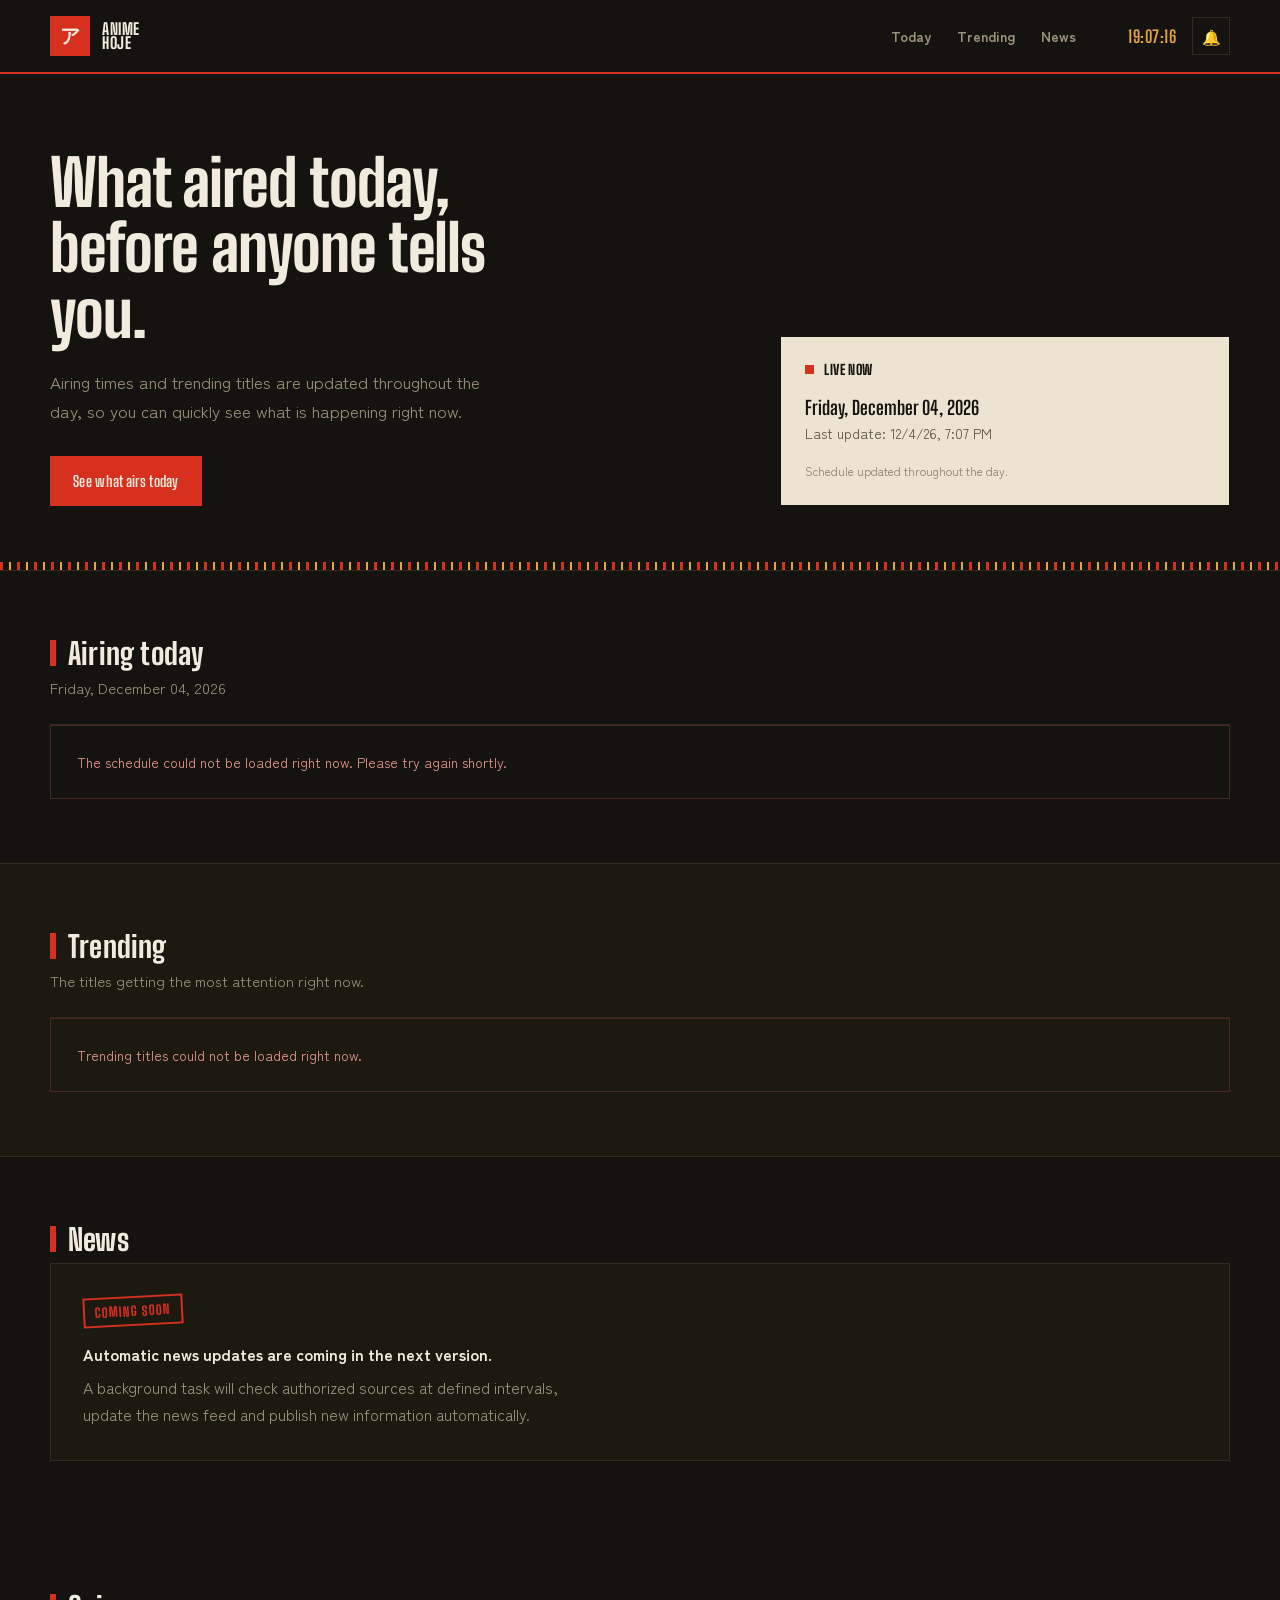
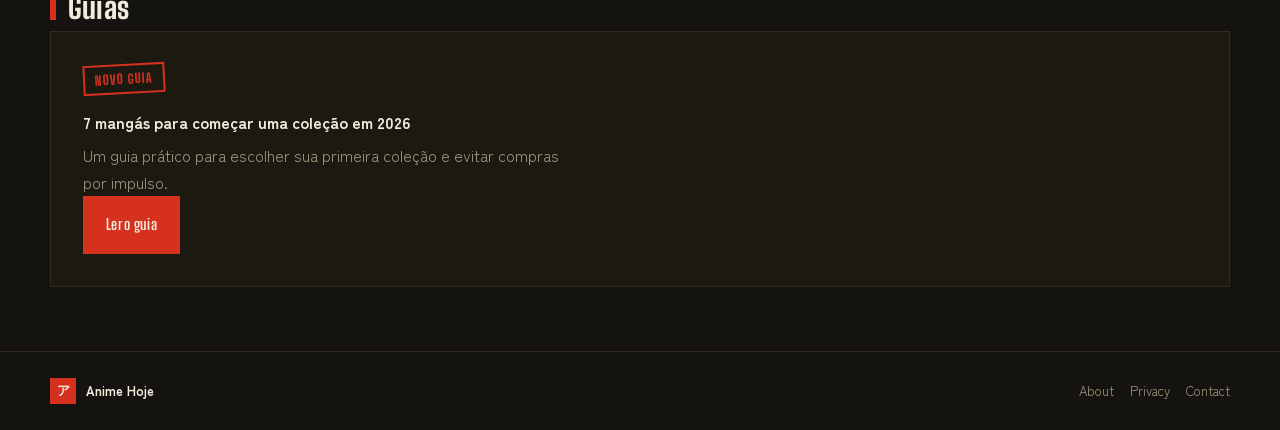
<file: index.html>
<!doctype html>
<html lang="en">
<head>
  <meta charset="utf-8">
  <meta name="viewport" content="width=device-width,initial-scale=1">
  <meta name="description" content="Anime Hoje: see what is airing today, trending anime and the latest updates.">
  <title>Anime Hoje — What aired today?</title>
  <link rel="icon" href="data:image/svg+xml,%3Csvg xmlns='http://www.w3.org/2000/svg' viewBox='0 0 64 64'%3E%3Crect width='64' height='64' fill='%23D6301F'/%3E%3Ctext x='32' y='45' font-family='sans-serif' font-size='36' font-weight='900' fill='%23F1EBDD' text-anchor='middle'%3Eア%3C/text%3E%3C/svg%3E">
  <link rel="preconnect" href="https://fonts.googleapis.com">
  <link rel="preconnect" href="https://fonts.gstatic.com" crossorigin>
  <link href="https://fonts.googleapis.com/css2?family=Big+Shoulders+Display:wght@700;800;900&family=Zen+Kaku+Gothic+New:wght@400;500;700;900&display=swap" rel="stylesheet">
  <link rel="stylesheet" href="css/style.css">
</head>
<body>
  <header class="ident">
    <div class="wrap identbar">
      <a class="brand notranslate" translate="no" href="index.html" aria-label="Anime Hoje">
        <span class="brand-mark" aria-hidden="true">ア</span>
        <span class="brand-word">ANIME<br>HOJE</span>
      </a>
      <nav>
        <a href="#hoje">Today</a>
        <a href="#em-alta">Trending</a>
        <a href="#noticias">News</a>
      </nav>
      <div class="ident-right">
        <span class="clock" id="liveClock" aria-label="Current time">--:--:--</span>
        <button id="notifyBtn" class="bell" type="button" title="Notifications are coming soon" aria-label="Notifications">🔔</button>
      </div>
    </div>
  </header>

  <main>
    <section class="hero">
      <div class="wrap hero-grid">
        <div class="hero-copy">
          <h1>What aired today, before anyone tells you.</h1>
          <p class="lead">Airing times and trending titles are updated throughout the day, so you can quickly see what is happening right now.</p>
          <a class="primary" href="#hoje">See what airs today</a>
        </div>
        <aside class="slate">
          <div class="slate-row">
            <span class="live-dot" aria-hidden="true"></span>
            <strong>LIVE NOW</strong>
          </div>
          <p class="slate-date" id="todayLabelHero">—</p>
          <p class="slate-sub" id="lastUpdate">Checking for updates...</p>
          <small>Schedule updated throughout the day.</small>
        </aside>
      </div>
      <div class="filmstrip" aria-hidden="true"></div>
    </section>

    <section id="hoje" class="section wrap">
      <div class="section-head">
        <h2><span class="bar"></span><span>Airing today</span></h2>
      </div>
      <p class="muted" id="todayLabel"></p>
      <div id="todayGrid" class="schedule">
        <div class="loading">Loading today's episodes...</div>
      </div>
    </section>

    <section id="em-alta" class="section section-alt">
      <div class="wrap">
        <div class="section-head">
          <h2><span class="bar"></span><span>Trending</span></h2>
        </div>
        <p class="muted">The titles getting the most attention right now.</p>
        <div id="trendingGrid" class="ranking">
          <div class="loading">Loading trending anime...</div>
        </div>
      </div>
    </section>

    <section id="noticias" class="section wrap">
      <div class="section-head">
        <h2><span class="bar"></span><span>News</span></h2>
      </div>
      <div class="bulletin">
        <span class="stamp">COMING SOON</span>
        <strong>Automatic news updates are coming in the next version.</strong>
        <p>A background task will check authorized sources at defined intervals, update the news feed and publish new information automatically.</p>
      </div>
    </section>
  
<section class="section wrap">
  <div class="section-head">
    <h2><span class="bar"></span><span>Guias</span></h2>
  </div>
  <div class="bulletin">
    <span class="stamp">NOVO GUIA</span>
    <strong>7 mangás para começar uma coleção em 2026</strong>
    <p>Um guia prático para escolher sua primeira coleção e evitar compras por impulso.</p>
    <p><a class="primary" href="/guias/mangas-para-comecar-colecao.html">Ler o guia</a></p>
  </div>
</section>

</main>

  <footer>
    <div class="wrap footer">
      <div class="footer-brand notranslate" translate="no">
        <span class="brand-mark small" aria-hidden="true">ア</span>
        <span>Anime Hoje</span>
      </div>
      <span class="footer-links"><a href="sobre.html">About</a><a href="privacidade.html">Privacy</a><a href="contato.html">Contact</a></span>
    </div>
  </footer>

  <script src="js/app.js"></script>
</body>
</html>
</file>
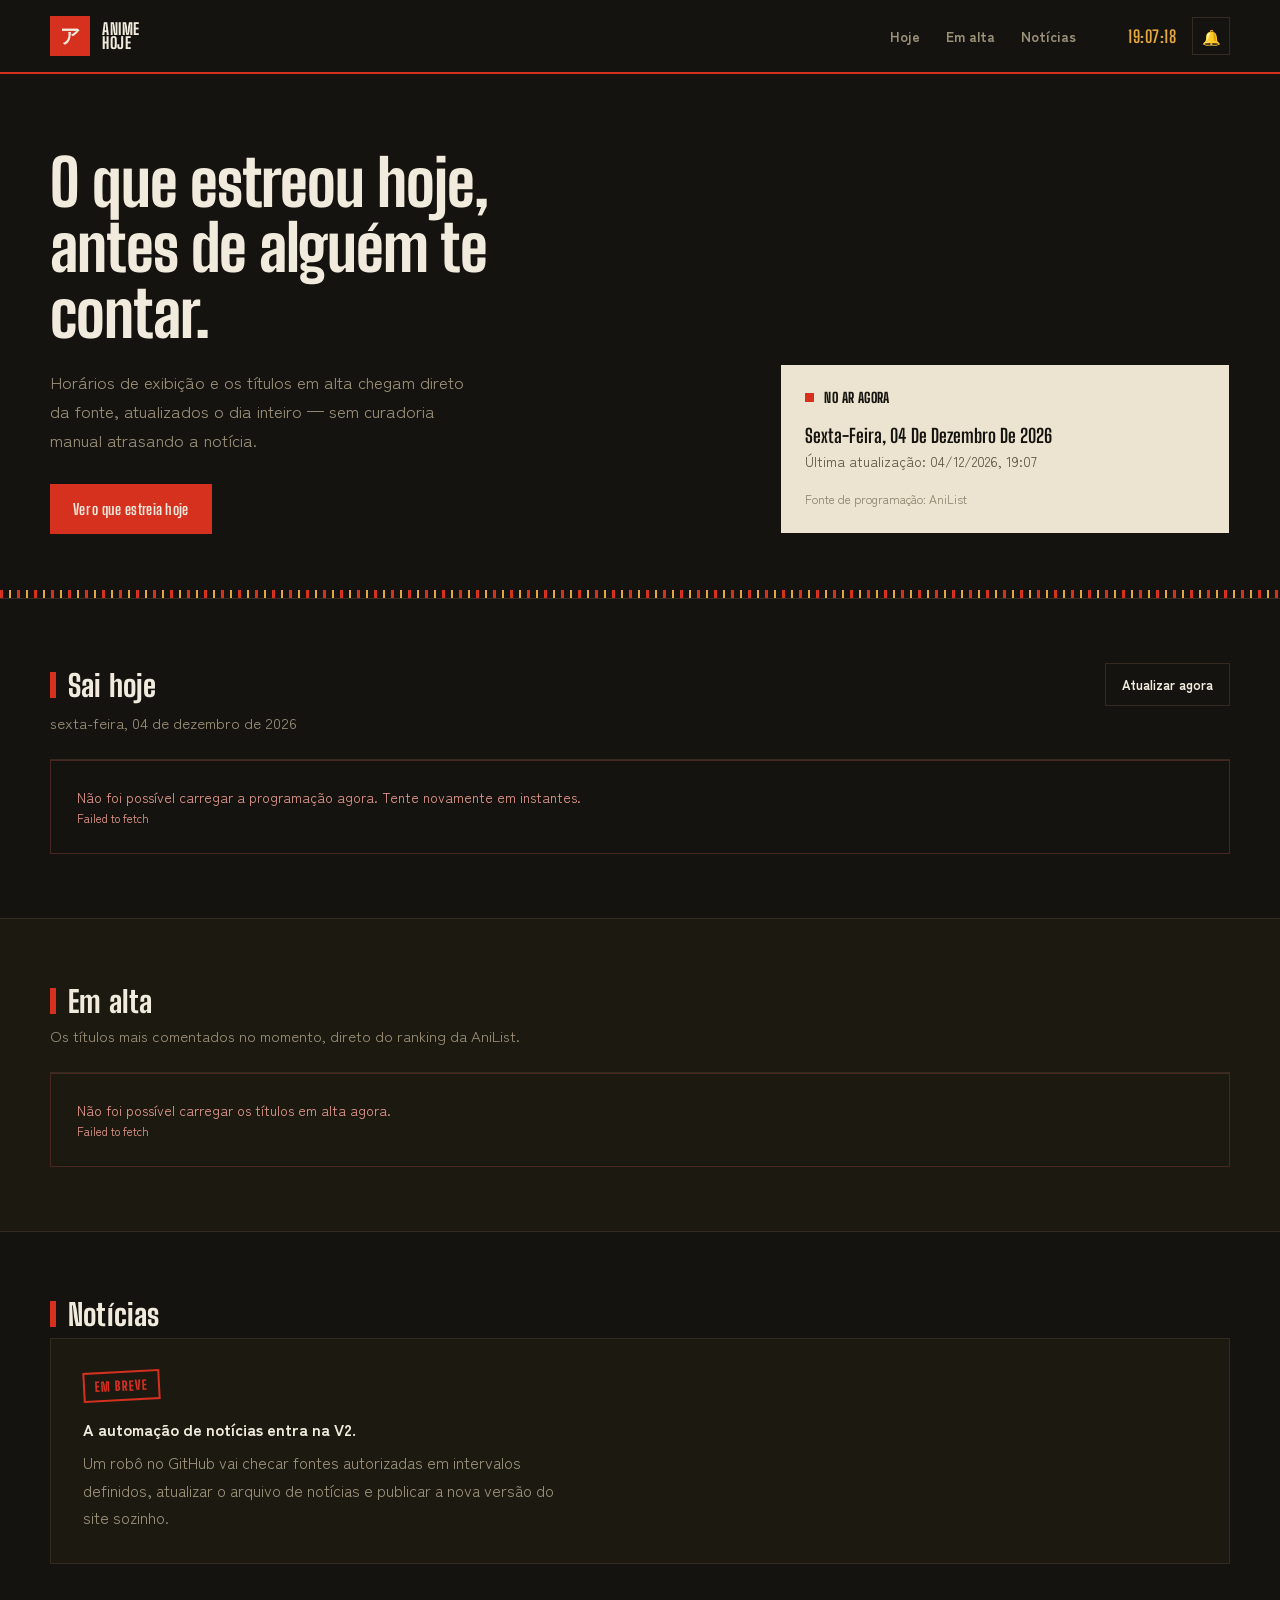
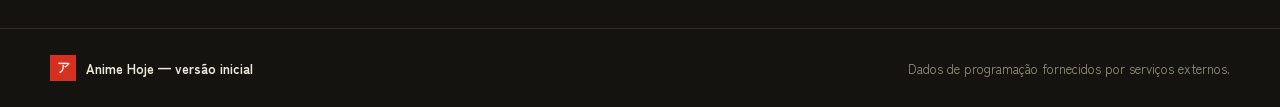
<file: anime-hoje-v1.2/index.html>
<!doctype html>
<html lang="pt-BR">
<head>
  <meta charset="utf-8">
  <meta name="viewport" content="width=device-width,initial-scale=1">
  <meta name="description" content="Anime Hoje: veja o que está saindo hoje, próximos episódios e animes em alta.">
  <title>Anime Hoje — O que saiu hoje?</title>
  <link rel="icon" href="data:image/svg+xml,%3Csvg xmlns='http://www.w3.org/2000/svg' viewBox='0 0 64 64'%3E%3Crect width='64' height='64' fill='%23D6301F'/%3E%3Ctext x='32' y='45' font-family='sans-serif' font-size='36' font-weight='900' fill='%23F1EBDD' text-anchor='middle'%3Eア%3C/text%3E%3C/svg%3E">
  <link rel="preconnect" href="https://fonts.googleapis.com">
  <link rel="preconnect" href="https://fonts.gstatic.com" crossorigin>
  <link href="https://fonts.googleapis.com/css2?family=Big+Shoulders+Display:wght@700;800;900&family=Zen+Kaku+Gothic+New:wght@400;500;700;900&display=swap" rel="stylesheet">
  <link rel="stylesheet" href="css/style.css">
</head>
<body>
  <header class="ident">
    <div class="wrap identbar">
      <a class="brand" href="index.html" aria-label="Anime Hoje">
        <span class="brand-mark" aria-hidden="true">ア</span>
        <span class="brand-word">ANIME<br>HOJE</span>
      </a>
      <nav>
        <a href="#hoje">Hoje</a>
        <a href="#em-alta">Em alta</a>
        <a href="#noticias">Notícias</a>
      </nav>
      <div class="ident-right">
        <span class="clock" id="liveClock" aria-label="Horário atual">--:--:--</span>
        <button id="notifyBtn" class="bell" type="button" title="Será ativado na etapa de notificações" aria-label="Notificações">🔔</button>
      </div>
    </div>
  </header>

  <main>
    <section class="hero">
      <div class="wrap hero-grid">
        <div class="hero-copy">
          <h1>O que estreou hoje, antes de alguém te contar.</h1>
          <p class="lead">
            Horários de exibição e os títulos em alta chegam direto da fonte,
            atualizados o dia inteiro — sem curadoria manual atrasando a notícia.
          </p>
          <a class="primary" href="#hoje">Ver o que estreia hoje</a>
        </div>
        <aside class="slate">
          <div class="slate-row">
            <span class="live-dot" aria-hidden="true"></span>
            <strong>NO AR AGORA</strong>
          </div>
          <p class="slate-date" id="todayLabelHero">—</p>
          <p class="slate-sub" id="lastUpdate">Buscando atualização...</p>
          <small>Fonte de programação: AniList</small>
        </aside>
      </div>
      <div class="filmstrip" aria-hidden="true"></div>
    </section>

    <section id="hoje" class="section wrap">
      <div class="section-head">
        <h2><span class="bar"></span>Sai hoje</h2>
        <button id="refreshBtn" class="ghost" type="button">Atualizar agora</button>
      </div>
      <p class="muted" id="todayLabel"></p>
      <div id="todayGrid" class="schedule">
        <div class="loading">Carregando episódios de hoje...</div>
      </div>
    </section>

    <section id="em-alta" class="section section-alt">
      <div class="wrap">
        <div class="section-head">
          <h2><span class="bar"></span>Em alta</h2>
        </div>
        <p class="muted">Os títulos mais comentados no momento, direto do ranking da AniList.</p>
        <div id="trendingGrid" class="ranking">
          <div class="loading">Carregando animes em alta...</div>
        </div>
      </div>
    </section>

    <section id="noticias" class="section wrap">
      <div class="section-head">
        <h2><span class="bar"></span>Notícias</h2>
      </div>
      <div class="bulletin">
        <span class="stamp">EM BREVE</span>
        <strong>A automação de notícias entra na V2.</strong>
        <p>
          Um robô no GitHub vai checar fontes autorizadas em intervalos definidos,
          atualizar o arquivo de notícias e publicar a nova versão do site sozinho.
        </p>
      </div>
    </section>
  </main>

  <footer>
    <div class="wrap footer">
      <div class="footer-brand">
        <span class="brand-mark small" aria-hidden="true">ア</span>
        <span>Anime Hoje — versão inicial</span>
      </div>
      <span class="muted">Dados de programação fornecidos por serviços externos.</span>
    </div>
  </footer>

  <script src="js/app.js"></script>
</body>
</html>
</file>
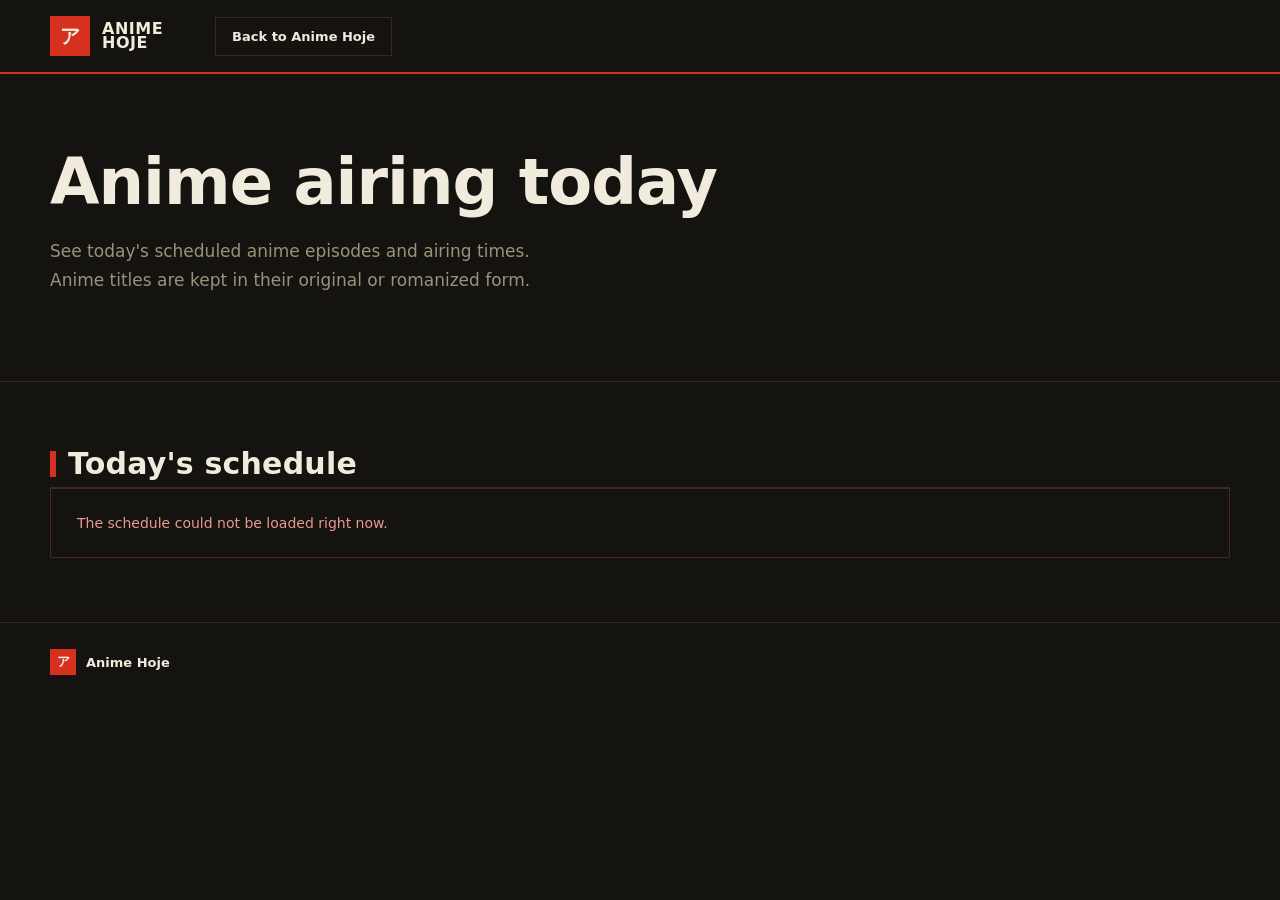
<file: en/anime-airing-today/index.html>
<!doctype html>
<html lang="en">
<head>
  <meta charset="utf-8">
  <meta name="viewport" content="width=device-width,initial-scale=1">
  <title>Anime airing today — Anime Hoje</title>
  <meta name="description" content="See which anime episodes are airing today, with schedules and current highlights.">
  <link rel="canonical" href="https://anime.tvxbox.com.br/en/anime-airing-today/">
  <link rel="alternate" hreflang="pt-BR" href="https://anime.tvxbox.com.br/pt/animes-que-estreiam-hoje/">
  <link rel="alternate" hreflang="en" href="https://anime.tvxbox.com.br/en/anime-airing-today/">
  <link rel="alternate" hreflang="es" href="https://anime.tvxbox.com.br/es/animes-que-se-estrenan-hoy/">
  <link rel="alternate" hreflang="ja" href="https://anime.tvxbox.com.br/ja/kyou-no-anime/">
  <link rel="alternate" hreflang="zh-CN" href="https://anime.tvxbox.com.br/zh-cn/jintian-dongman/">
  <link rel="alternate" hreflang="ko" href="https://anime.tvxbox.com.br/ko/oneul-aenime/">
  <link rel="alternate" hreflang="x-default" href="https://anime.tvxbox.com.br/en/anime-airing-today/">
  <link rel="stylesheet" href="/css/style.css">
</head>
<body>
  <header class="ident">
    <div class="wrap identbar">
      <a class="brand notranslate" translate="no" href="/index.html" aria-label="Anime Hoje">
        <span class="brand-mark">ア</span>
        <span class="brand-word">ANIME<br>HOJE</span>
      </a>
      <div class="ident-right">
        <a class="ghost" href="/index.html">Back to Anime Hoje</a>
      </div>
    </div>
  </header>

  <main>
    <section class="hero">
      <div class="wrap hero-grid">
        <div class="hero-copy">
          <h1>Anime airing today</h1>
          <p class="lead">See today's scheduled anime episodes and airing times. Anime titles are kept in their original or romanized form.</p>
        </div>
      </div>
    </section>

    <section class="section wrap">
      <div class="section-head">
        <h2><span class="bar"></span><span>Today's schedule</span></h2>
      </div>
      <div id="seoTodayGrid" class="schedule">
        <div class="loading">Loading today's anime...</div>
      </div>
    </section>
  </main>

  <footer>
    <div class="wrap footer">
      <div class="footer-brand notranslate" translate="no">
        <span class="brand-mark small">ア</span>
        <span>Anime Hoje</span>
      </div>
    </div>
  </footer>

  <script id="seoStrings" type="application/json">{"locale": "en", "empty": "No episodes were found for today in this query.", "error": "The schedule could not be loaded right now.", "episode": "EP."}</script>
  <script src="/js/today-seo.js"></script>
</body>
</html>
</file>
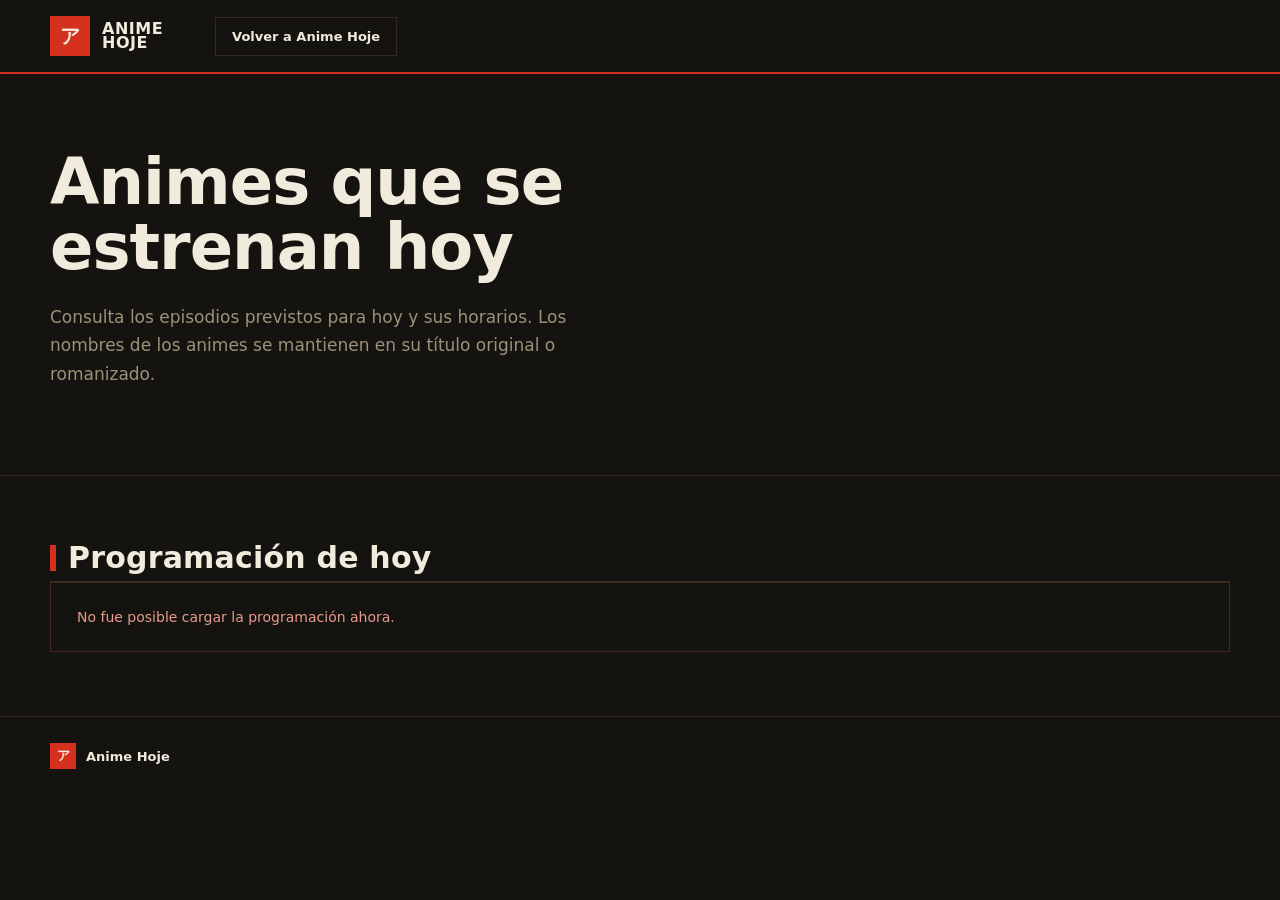
<file: es/animes-que-se-estrenan-hoy/index.html>
<!doctype html>
<html lang="es">
<head>
  <meta charset="utf-8">
  <meta name="viewport" content="width=device-width,initial-scale=1">
  <title>Animes que se estrenan hoy — Anime Hoje</title>
  <meta name="description" content="Consulta qué episodios de anime se emiten hoy, sus horarios y los títulos destacados.">
  <link rel="canonical" href="https://anime.tvxbox.com.br/es/animes-que-se-estrenan-hoy/">
  <link rel="alternate" hreflang="pt-BR" href="https://anime.tvxbox.com.br/pt/animes-que-estreiam-hoje/">
  <link rel="alternate" hreflang="en" href="https://anime.tvxbox.com.br/en/anime-airing-today/">
  <link rel="alternate" hreflang="es" href="https://anime.tvxbox.com.br/es/animes-que-se-estrenan-hoy/">
  <link rel="alternate" hreflang="ja" href="https://anime.tvxbox.com.br/ja/kyou-no-anime/">
  <link rel="alternate" hreflang="zh-CN" href="https://anime.tvxbox.com.br/zh-cn/jintian-dongman/">
  <link rel="alternate" hreflang="ko" href="https://anime.tvxbox.com.br/ko/oneul-aenime/">
  <link rel="alternate" hreflang="x-default" href="https://anime.tvxbox.com.br/en/anime-airing-today/">
  <link rel="stylesheet" href="/css/style.css">
</head>
<body>
  <header class="ident">
    <div class="wrap identbar">
      <a class="brand notranslate" translate="no" href="/index.html" aria-label="Anime Hoje">
        <span class="brand-mark">ア</span>
        <span class="brand-word">ANIME<br>HOJE</span>
      </a>
      <div class="ident-right">
        <a class="ghost" href="/index.html">Volver a Anime Hoje</a>
      </div>
    </div>
  </header>

  <main>
    <section class="hero">
      <div class="wrap hero-grid">
        <div class="hero-copy">
          <h1>Animes que se estrenan hoy</h1>
          <p class="lead">Consulta los episodios previstos para hoy y sus horarios. Los nombres de los animes se mantienen en su título original o romanizado.</p>
        </div>
      </div>
    </section>

    <section class="section wrap">
      <div class="section-head">
        <h2><span class="bar"></span><span>Programación de hoy</span></h2>
      </div>
      <div id="seoTodayGrid" class="schedule">
        <div class="loading">Cargando los animes de hoy...</div>
      </div>
    </section>
  </main>

  <footer>
    <div class="wrap footer">
      <div class="footer-brand notranslate" translate="no">
        <span class="brand-mark small">ア</span>
        <span>Anime Hoje</span>
      </div>
    </div>
  </footer>

  <script id="seoStrings" type="application/json">{"locale": "es", "empty": "No se encontraron episodios para hoy en esta consulta.", "error": "No fue posible cargar la programación ahora.", "episode": "EP."}</script>
  <script src="/js/today-seo.js"></script>
</body>
</html>
</file>
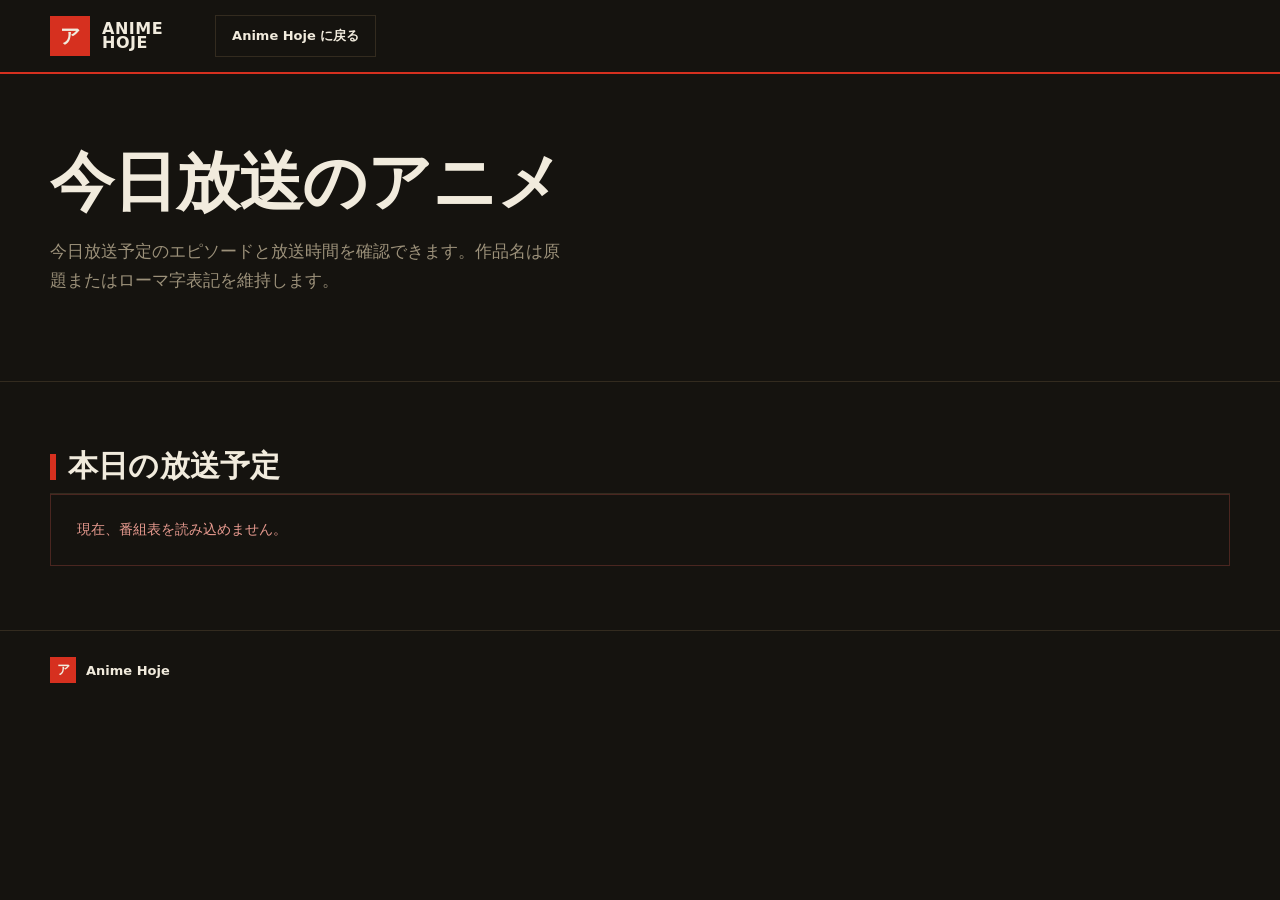
<file: ja/kyou-no-anime/index.html>
<!doctype html>
<html lang="ja">
<head>
  <meta charset="utf-8">
  <meta name="viewport" content="width=device-width,initial-scale=1">
  <title>今日放送のアニメ — Anime Hoje</title>
  <meta name="description" content="今日放送予定のアニメ、放送時間、注目作品を確認できます。">
  <link rel="canonical" href="https://anime.tvxbox.com.br/ja/kyou-no-anime/">
  <link rel="alternate" hreflang="pt-BR" href="https://anime.tvxbox.com.br/pt/animes-que-estreiam-hoje/">
  <link rel="alternate" hreflang="en" href="https://anime.tvxbox.com.br/en/anime-airing-today/">
  <link rel="alternate" hreflang="es" href="https://anime.tvxbox.com.br/es/animes-que-se-estrenan-hoy/">
  <link rel="alternate" hreflang="ja" href="https://anime.tvxbox.com.br/ja/kyou-no-anime/">
  <link rel="alternate" hreflang="zh-CN" href="https://anime.tvxbox.com.br/zh-cn/jintian-dongman/">
  <link rel="alternate" hreflang="ko" href="https://anime.tvxbox.com.br/ko/oneul-aenime/">
  <link rel="alternate" hreflang="x-default" href="https://anime.tvxbox.com.br/en/anime-airing-today/">
  <link rel="stylesheet" href="/css/style.css">
</head>
<body>
  <header class="ident">
    <div class="wrap identbar">
      <a class="brand notranslate" translate="no" href="/index.html" aria-label="Anime Hoje">
        <span class="brand-mark">ア</span>
        <span class="brand-word">ANIME<br>HOJE</span>
      </a>
      <div class="ident-right">
        <a class="ghost" href="/index.html">Anime Hoje に戻る</a>
      </div>
    </div>
  </header>

  <main>
    <section class="hero">
      <div class="wrap hero-grid">
        <div class="hero-copy">
          <h1>今日放送のアニメ</h1>
          <p class="lead">今日放送予定のエピソードと放送時間を確認できます。作品名は原題またはローマ字表記を維持します。</p>
        </div>
      </div>
    </section>

    <section class="section wrap">
      <div class="section-head">
        <h2><span class="bar"></span><span>本日の放送予定</span></h2>
      </div>
      <div id="seoTodayGrid" class="schedule">
        <div class="loading">今日のアニメを読み込んでいます...</div>
      </div>
    </section>
  </main>

  <footer>
    <div class="wrap footer">
      <div class="footer-brand notranslate" translate="no">
        <span class="brand-mark small">ア</span>
        <span>Anime Hoje</span>
      </div>
    </div>
  </footer>

  <script id="seoStrings" type="application/json">{"locale": "ja", "empty": "本日のエピソードは見つかりませんでした。", "error": "現在、番組表を読み込めません。", "episode": "EP."}</script>
  <script src="/js/today-seo.js"></script>
</body>
</html>
</file>
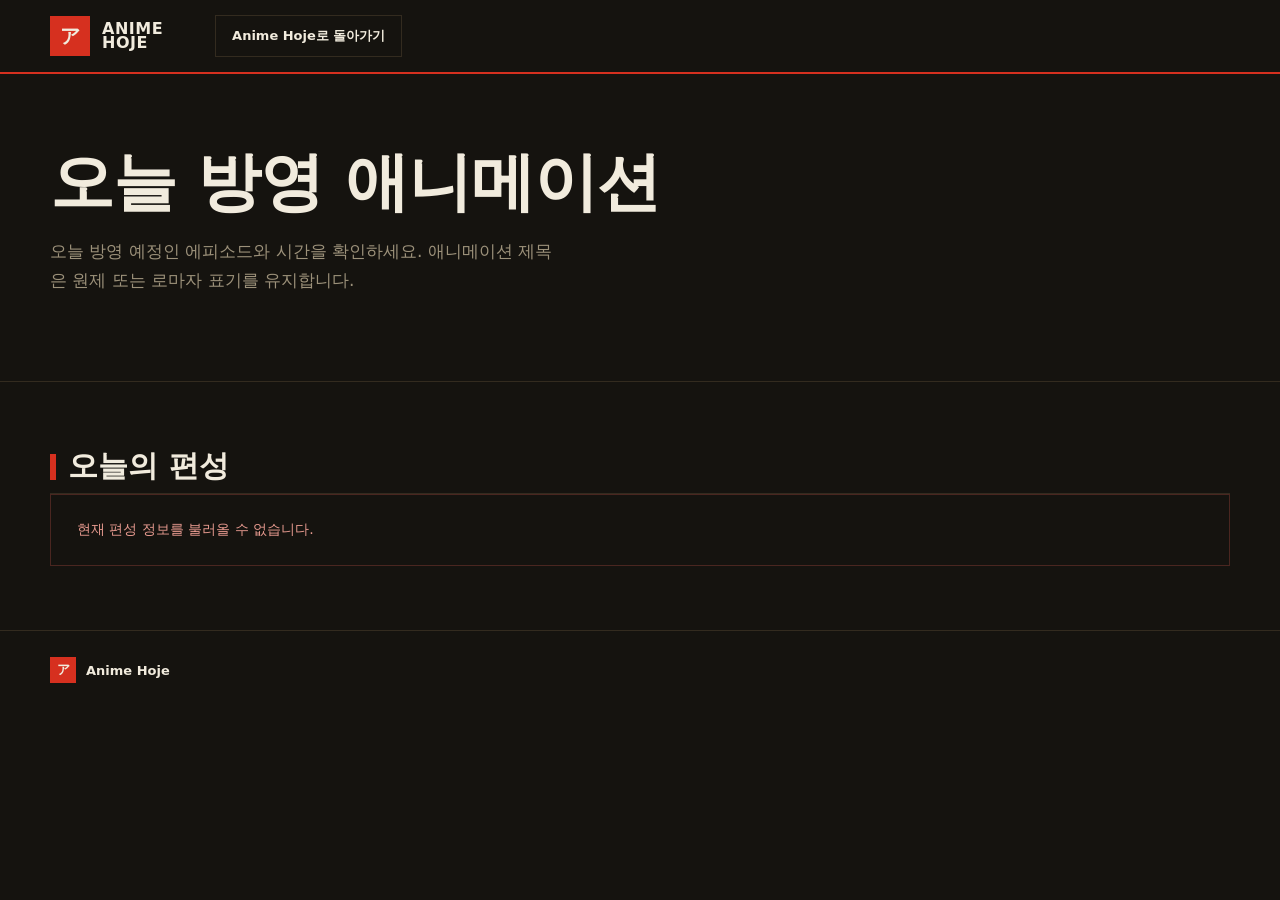
<file: ko/oneul-aenime/index.html>
<!doctype html>
<html lang="ko">
<head>
  <meta charset="utf-8">
  <meta name="viewport" content="width=device-width,initial-scale=1">
  <title>오늘 방영 애니메이션 — Anime Hoje</title>
  <meta name="description" content="오늘 방영되는 애니메이션, 방영 시간과 인기 작품을 확인하세요.">
  <link rel="canonical" href="https://anime.tvxbox.com.br/ko/oneul-aenime/">
  <link rel="alternate" hreflang="pt-BR" href="https://anime.tvxbox.com.br/pt/animes-que-estreiam-hoje/">
  <link rel="alternate" hreflang="en" href="https://anime.tvxbox.com.br/en/anime-airing-today/">
  <link rel="alternate" hreflang="es" href="https://anime.tvxbox.com.br/es/animes-que-se-estrenan-hoy/">
  <link rel="alternate" hreflang="ja" href="https://anime.tvxbox.com.br/ja/kyou-no-anime/">
  <link rel="alternate" hreflang="zh-CN" href="https://anime.tvxbox.com.br/zh-cn/jintian-dongman/">
  <link rel="alternate" hreflang="ko" href="https://anime.tvxbox.com.br/ko/oneul-aenime/">
  <link rel="alternate" hreflang="x-default" href="https://anime.tvxbox.com.br/en/anime-airing-today/">
  <link rel="stylesheet" href="/css/style.css">
</head>
<body>
  <header class="ident">
    <div class="wrap identbar">
      <a class="brand notranslate" translate="no" href="/index.html" aria-label="Anime Hoje">
        <span class="brand-mark">ア</span>
        <span class="brand-word">ANIME<br>HOJE</span>
      </a>
      <div class="ident-right">
        <a class="ghost" href="/index.html">Anime Hoje로 돌아가기</a>
      </div>
    </div>
  </header>

  <main>
    <section class="hero">
      <div class="wrap hero-grid">
        <div class="hero-copy">
          <h1>오늘 방영 애니메이션</h1>
          <p class="lead">오늘 방영 예정인 에피소드와 시간을 확인하세요. 애니메이션 제목은 원제 또는 로마자 표기를 유지합니다.</p>
        </div>
      </div>
    </section>

    <section class="section wrap">
      <div class="section-head">
        <h2><span class="bar"></span><span>오늘의 편성</span></h2>
      </div>
      <div id="seoTodayGrid" class="schedule">
        <div class="loading">오늘의 애니메이션을 불러오는 중...</div>
      </div>
    </section>
  </main>

  <footer>
    <div class="wrap footer">
      <div class="footer-brand notranslate" translate="no">
        <span class="brand-mark small">ア</span>
        <span>Anime Hoje</span>
      </div>
    </div>
  </footer>

  <script id="seoStrings" type="application/json">{"locale": "ko", "empty": "오늘 방영되는 에피소드를 찾지 못했습니다.", "error": "현재 편성 정보를 불러올 수 없습니다.", "episode": "EP."}</script>
  <script src="/js/today-seo.js"></script>
</body>
</html>
</file>
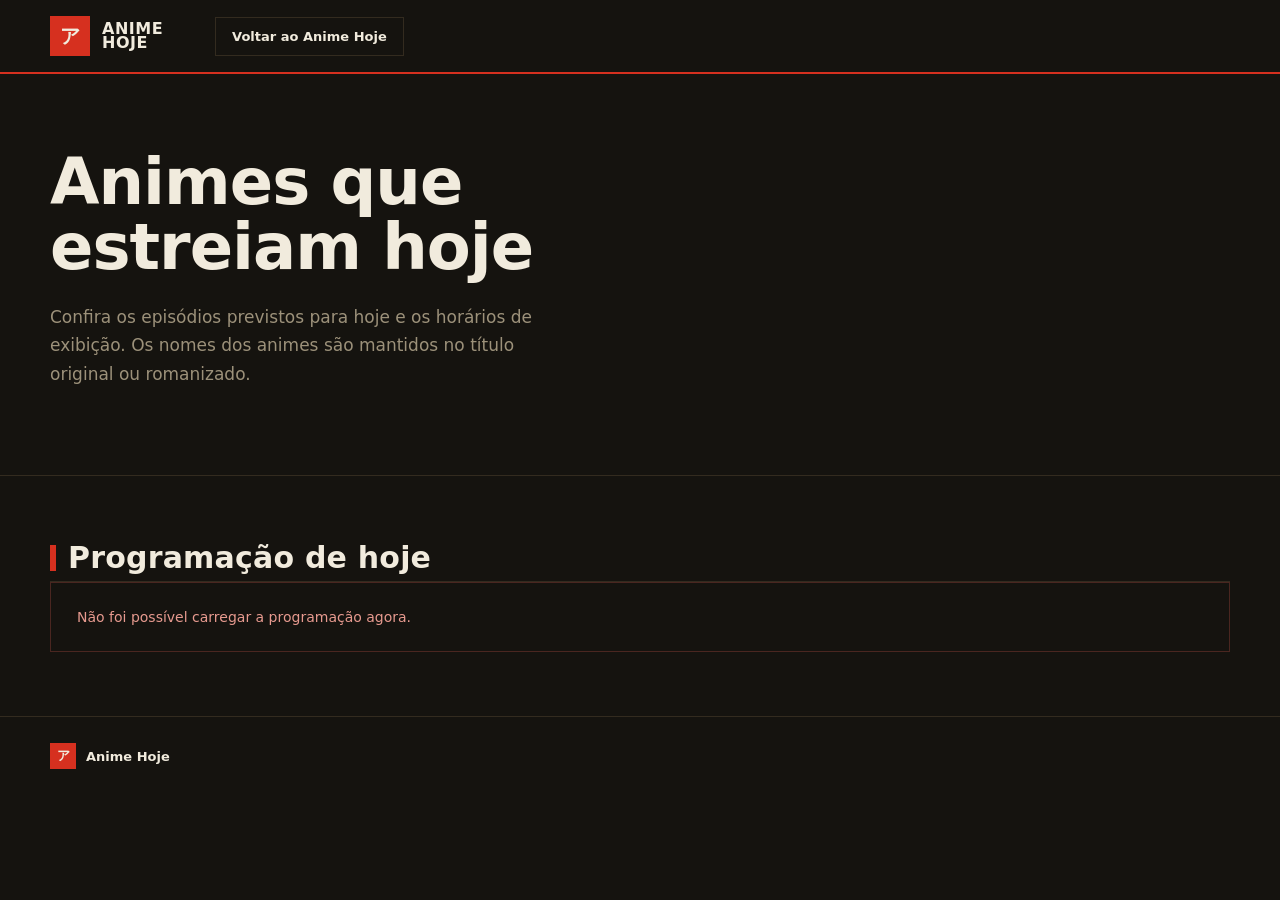
<file: pt/animes-que-estreiam-hoje/index.html>
<!doctype html>
<html lang="pt-BR">
<head>
  <meta charset="utf-8">
  <meta name="viewport" content="width=device-width,initial-scale=1">
  <title>Animes que estreiam hoje — Anime Hoje</title>
  <meta name="description" content="Veja quais animes têm episódios hoje, horários de exibição e os títulos em destaque.">
  <link rel="canonical" href="https://anime.tvxbox.com.br/pt/animes-que-estreiam-hoje/">
  <link rel="alternate" hreflang="pt-BR" href="https://anime.tvxbox.com.br/pt/animes-que-estreiam-hoje/">
  <link rel="alternate" hreflang="en" href="https://anime.tvxbox.com.br/en/anime-airing-today/">
  <link rel="alternate" hreflang="es" href="https://anime.tvxbox.com.br/es/animes-que-se-estrenan-hoy/">
  <link rel="alternate" hreflang="ja" href="https://anime.tvxbox.com.br/ja/kyou-no-anime/">
  <link rel="alternate" hreflang="zh-CN" href="https://anime.tvxbox.com.br/zh-cn/jintian-dongman/">
  <link rel="alternate" hreflang="ko" href="https://anime.tvxbox.com.br/ko/oneul-aenime/">
  <link rel="alternate" hreflang="x-default" href="https://anime.tvxbox.com.br/en/anime-airing-today/">
  <link rel="stylesheet" href="/css/style.css">
</head>
<body>
  <header class="ident">
    <div class="wrap identbar">
      <a class="brand notranslate" translate="no" href="/index.html" aria-label="Anime Hoje">
        <span class="brand-mark">ア</span>
        <span class="brand-word">ANIME<br>HOJE</span>
      </a>
      <div class="ident-right">
        <a class="ghost" href="/index.html">Voltar ao Anime Hoje</a>
      </div>
    </div>
  </header>

  <main>
    <section class="hero">
      <div class="wrap hero-grid">
        <div class="hero-copy">
          <h1>Animes que estreiam hoje</h1>
          <p class="lead">Confira os episódios previstos para hoje e os horários de exibição. Os nomes dos animes são mantidos no título original ou romanizado.</p>
        </div>
      </div>
    </section>

    <section class="section wrap">
      <div class="section-head">
        <h2><span class="bar"></span><span>Programação de hoje</span></h2>
      </div>
      <div id="seoTodayGrid" class="schedule">
        <div class="loading">Carregando os animes de hoje...</div>
      </div>
    </section>
  </main>

  <footer>
    <div class="wrap footer">
      <div class="footer-brand notranslate" translate="no">
        <span class="brand-mark small">ア</span>
        <span>Anime Hoje</span>
      </div>
    </div>
  </footer>

  <script id="seoStrings" type="application/json">{"locale": "pt-BR", "empty": "Nenhum episódio foi encontrado para hoje nesta consulta.", "error": "Não foi possível carregar a programação agora.", "episode": "EP."}</script>
  <script src="/js/today-seo.js"></script>
</body>
</html>
</file>
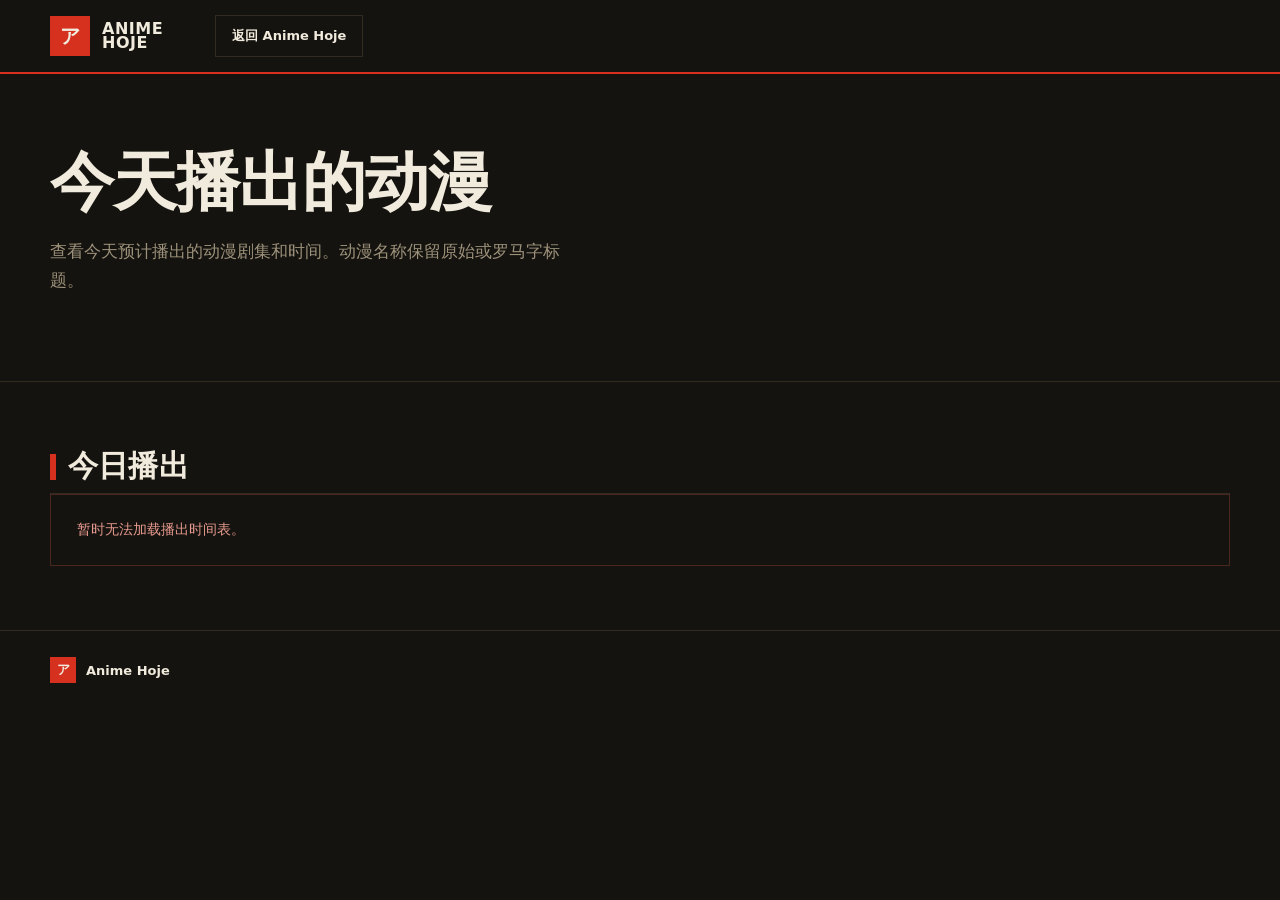
<file: zh-cn/jintian-dongman/index.html>
<!doctype html>
<html lang="zh-CN">
<head>
  <meta charset="utf-8">
  <meta name="viewport" content="width=device-width,initial-scale=1">
  <title>今天播出的动漫 — Anime Hoje</title>
  <meta name="description" content="查看今天播出的动漫、播出时间和热门作品。">
  <link rel="canonical" href="https://anime.tvxbox.com.br/zh-cn/jintian-dongman/">
  <link rel="alternate" hreflang="pt-BR" href="https://anime.tvxbox.com.br/pt/animes-que-estreiam-hoje/">
  <link rel="alternate" hreflang="en" href="https://anime.tvxbox.com.br/en/anime-airing-today/">
  <link rel="alternate" hreflang="es" href="https://anime.tvxbox.com.br/es/animes-que-se-estrenan-hoy/">
  <link rel="alternate" hreflang="ja" href="https://anime.tvxbox.com.br/ja/kyou-no-anime/">
  <link rel="alternate" hreflang="zh-CN" href="https://anime.tvxbox.com.br/zh-cn/jintian-dongman/">
  <link rel="alternate" hreflang="ko" href="https://anime.tvxbox.com.br/ko/oneul-aenime/">
  <link rel="alternate" hreflang="x-default" href="https://anime.tvxbox.com.br/en/anime-airing-today/">
  <link rel="stylesheet" href="/css/style.css">
</head>
<body>
  <header class="ident">
    <div class="wrap identbar">
      <a class="brand notranslate" translate="no" href="/index.html" aria-label="Anime Hoje">
        <span class="brand-mark">ア</span>
        <span class="brand-word">ANIME<br>HOJE</span>
      </a>
      <div class="ident-right">
        <a class="ghost" href="/index.html">返回 Anime Hoje</a>
      </div>
    </div>
  </header>

  <main>
    <section class="hero">
      <div class="wrap hero-grid">
        <div class="hero-copy">
          <h1>今天播出的动漫</h1>
          <p class="lead">查看今天预计播出的动漫剧集和时间。动漫名称保留原始或罗马字标题。</p>
        </div>
      </div>
    </section>

    <section class="section wrap">
      <div class="section-head">
        <h2><span class="bar"></span><span>今日播出</span></h2>
      </div>
      <div id="seoTodayGrid" class="schedule">
        <div class="loading">正在加载今天的动漫...</div>
      </div>
    </section>
  </main>

  <footer>
    <div class="wrap footer">
      <div class="footer-brand notranslate" translate="no">
        <span class="brand-mark small">ア</span>
        <span>Anime Hoje</span>
      </div>
    </div>
  </footer>

  <script id="seoStrings" type="application/json">{"locale": "zh-CN", "empty": "本次查询未找到今天播出的剧集。", "error": "暂时无法加载播出时间表。", "episode": "EP."}</script>
  <script src="/js/today-seo.js"></script>
</body>
</html>
</file>
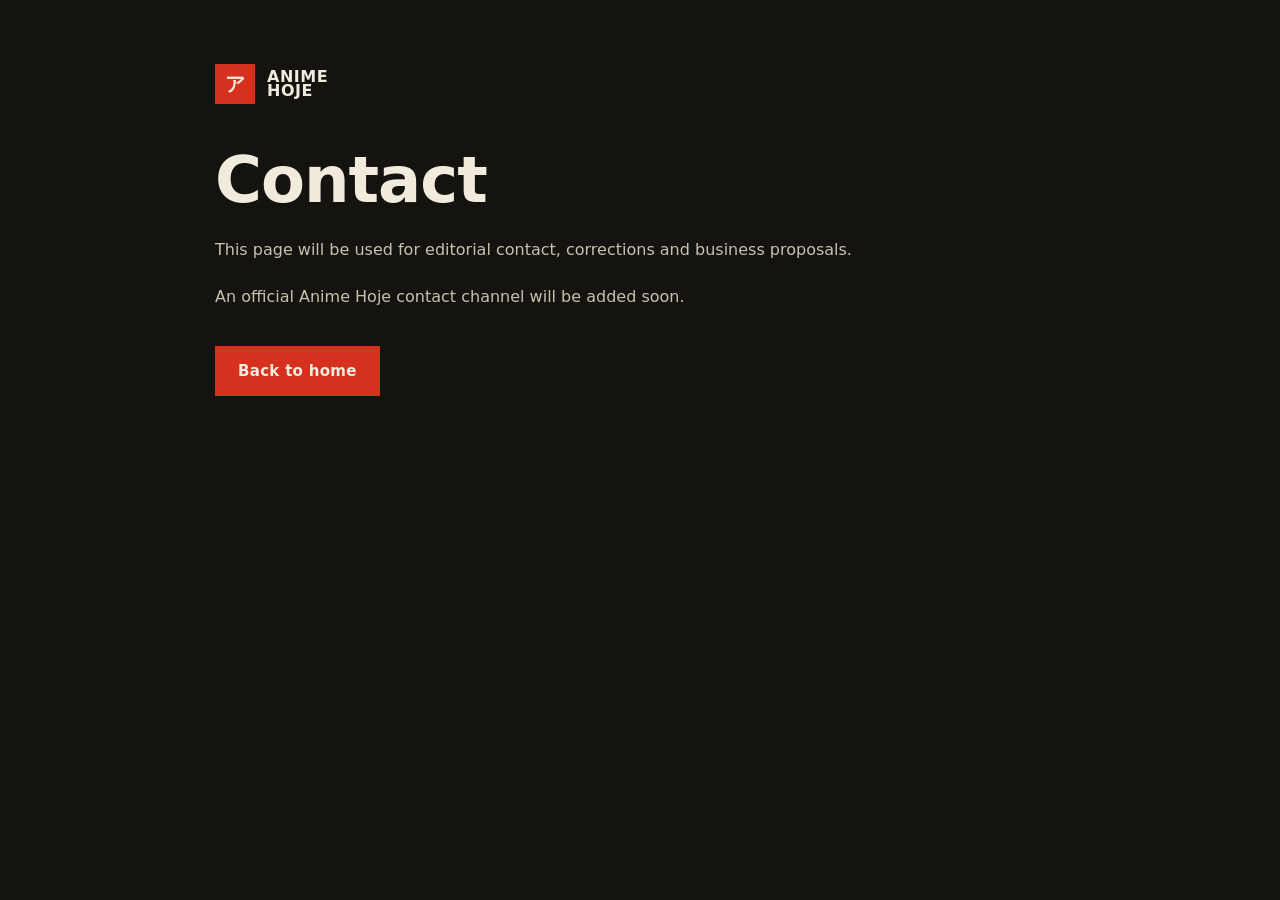
<file: contato.html>
<!doctype html>
<html lang="en">
<head>
  <meta charset="utf-8">
  <meta name="viewport" content="width=device-width,initial-scale=1">
  <title>Contact — Anime Hoje</title>
  <link rel="stylesheet" href="css/style.css">
</head>
<body>
  <main class="wrap static-page">
    <div class="static-top">
      <a class="brand notranslate" translate="no" href="index.html">
        <span class="brand-mark">ア</span><span class="brand-word">ANIME<br>HOJE</span>
      </a>
    </div>
    <h1>Contact</h1>
    <p>This page will be used for editorial contact, corrections and business proposals.</p><p>An official Anime Hoje contact channel will be added soon.</p>
    <a class="primary" href="index.html">Back to home</a>
  </main>
</body>
</html>
</file>
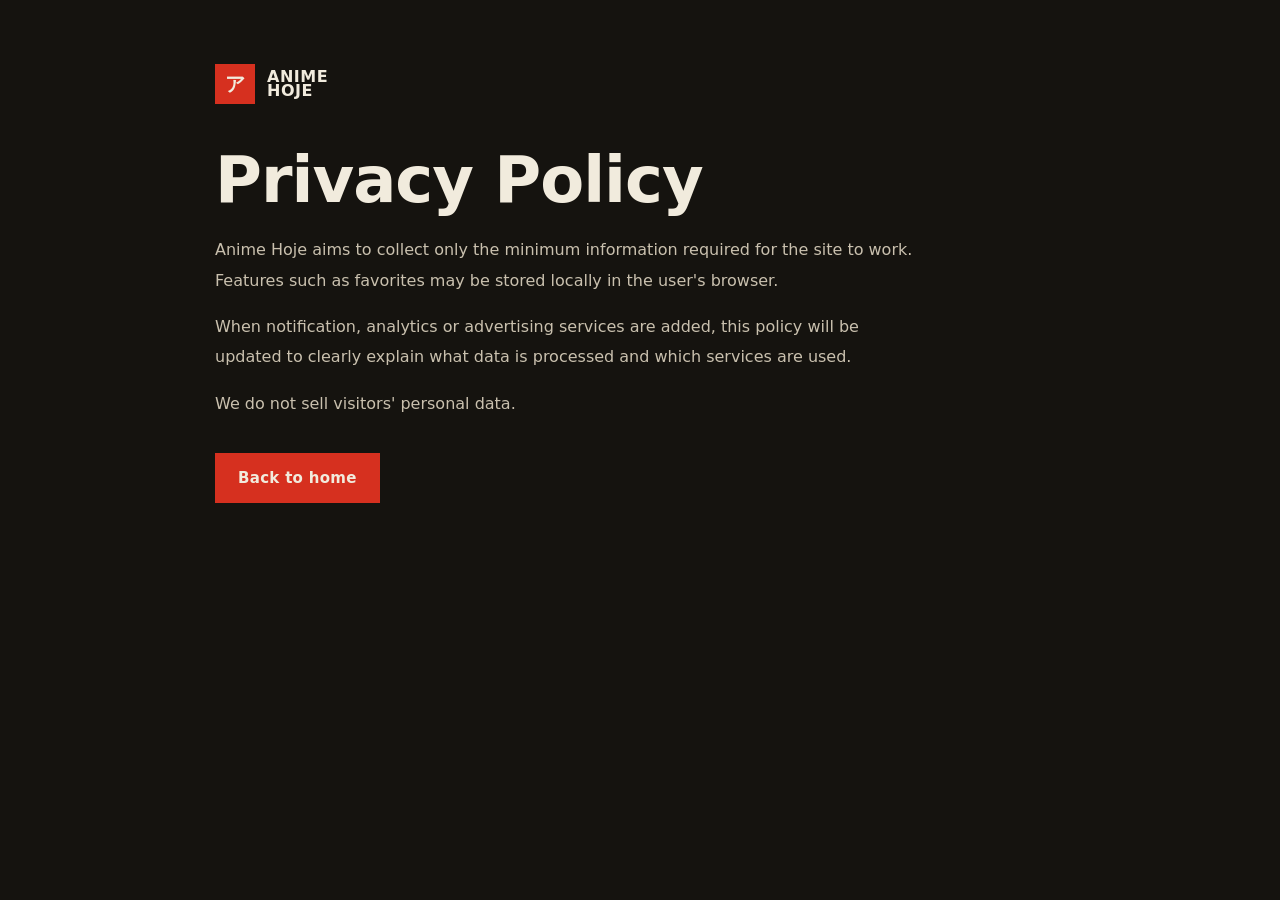
<file: privacidade.html>
<!doctype html>
<html lang="en">
<head>
  <meta charset="utf-8">
  <meta name="viewport" content="width=device-width,initial-scale=1">
  <title>Privacy — Anime Hoje</title>
  <link rel="stylesheet" href="css/style.css">
</head>
<body>
  <main class="wrap static-page">
    <div class="static-top">
      <a class="brand notranslate" translate="no" href="index.html">
        <span class="brand-mark">ア</span><span class="brand-word">ANIME<br>HOJE</span>
      </a>
    </div>
    <h1>Privacy Policy</h1>
    <p>Anime Hoje aims to collect only the minimum information required for the site to work. Features such as favorites may be stored locally in the user's browser.</p><p>When notification, analytics or advertising services are added, this policy will be updated to clearly explain what data is processed and which services are used.</p><p>We do not sell visitors' personal data.</p>
    <a class="primary" href="index.html">Back to home</a>
  </main>
</body>
</html>
</file>
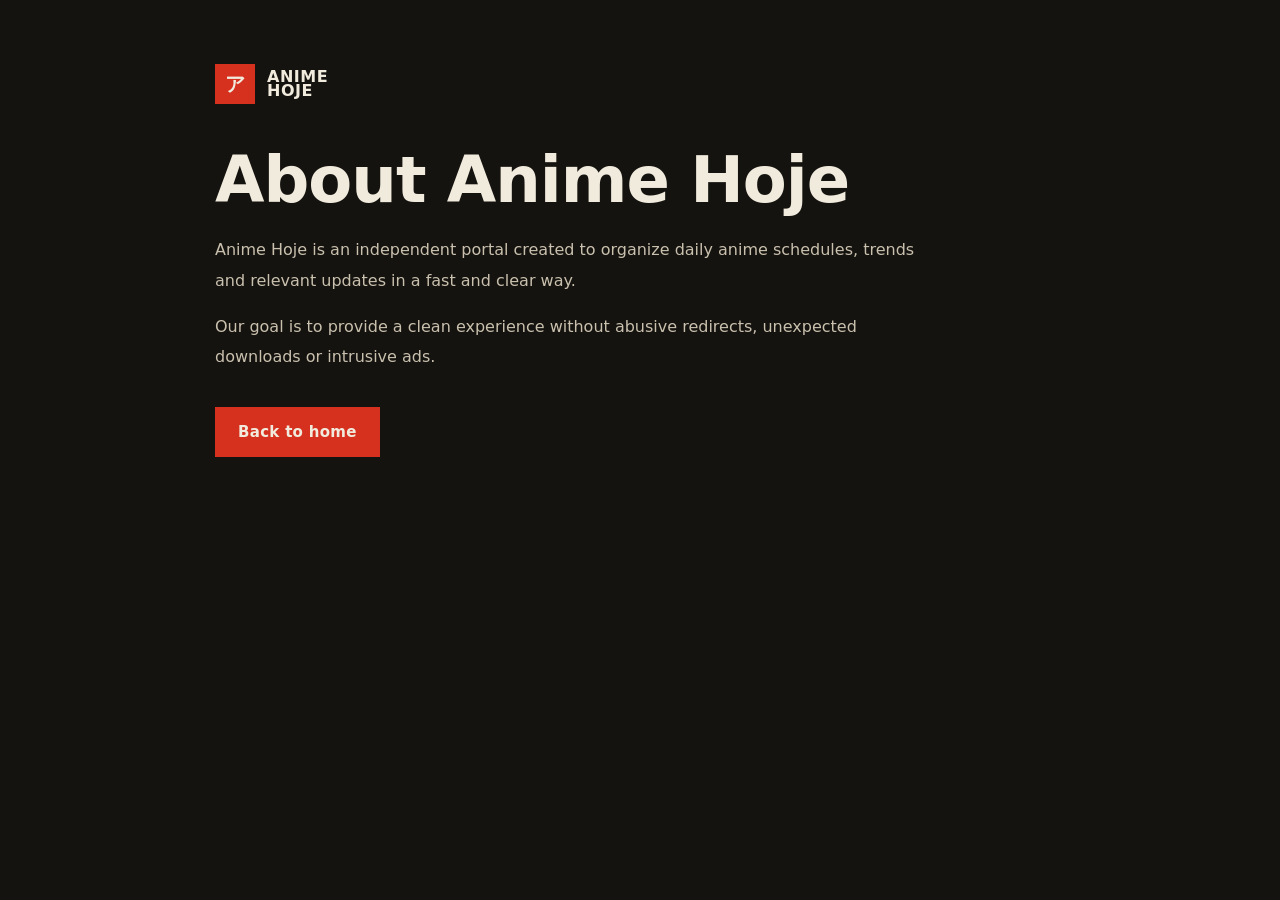
<file: sobre.html>
<!doctype html>
<html lang="en">
<head>
  <meta charset="utf-8">
  <meta name="viewport" content="width=device-width,initial-scale=1">
  <title>About — Anime Hoje</title>
  <link rel="stylesheet" href="css/style.css">
</head>
<body>
  <main class="wrap static-page">
    <div class="static-top">
      <a class="brand notranslate" translate="no" href="index.html">
        <span class="brand-mark">ア</span><span class="brand-word">ANIME<br>HOJE</span>
      </a>
    </div>
    <h1>About Anime Hoje</h1>
    <p>Anime Hoje is an independent portal created to organize daily anime schedules, trends and relevant updates in a fast and clear way.</p><p>Our goal is to provide a clean experience without abusive redirects, unexpected downloads or intrusive ads.</p>
    <a class="primary" href="index.html">Back to home</a>
  </main>
</body>
</html>
</file>
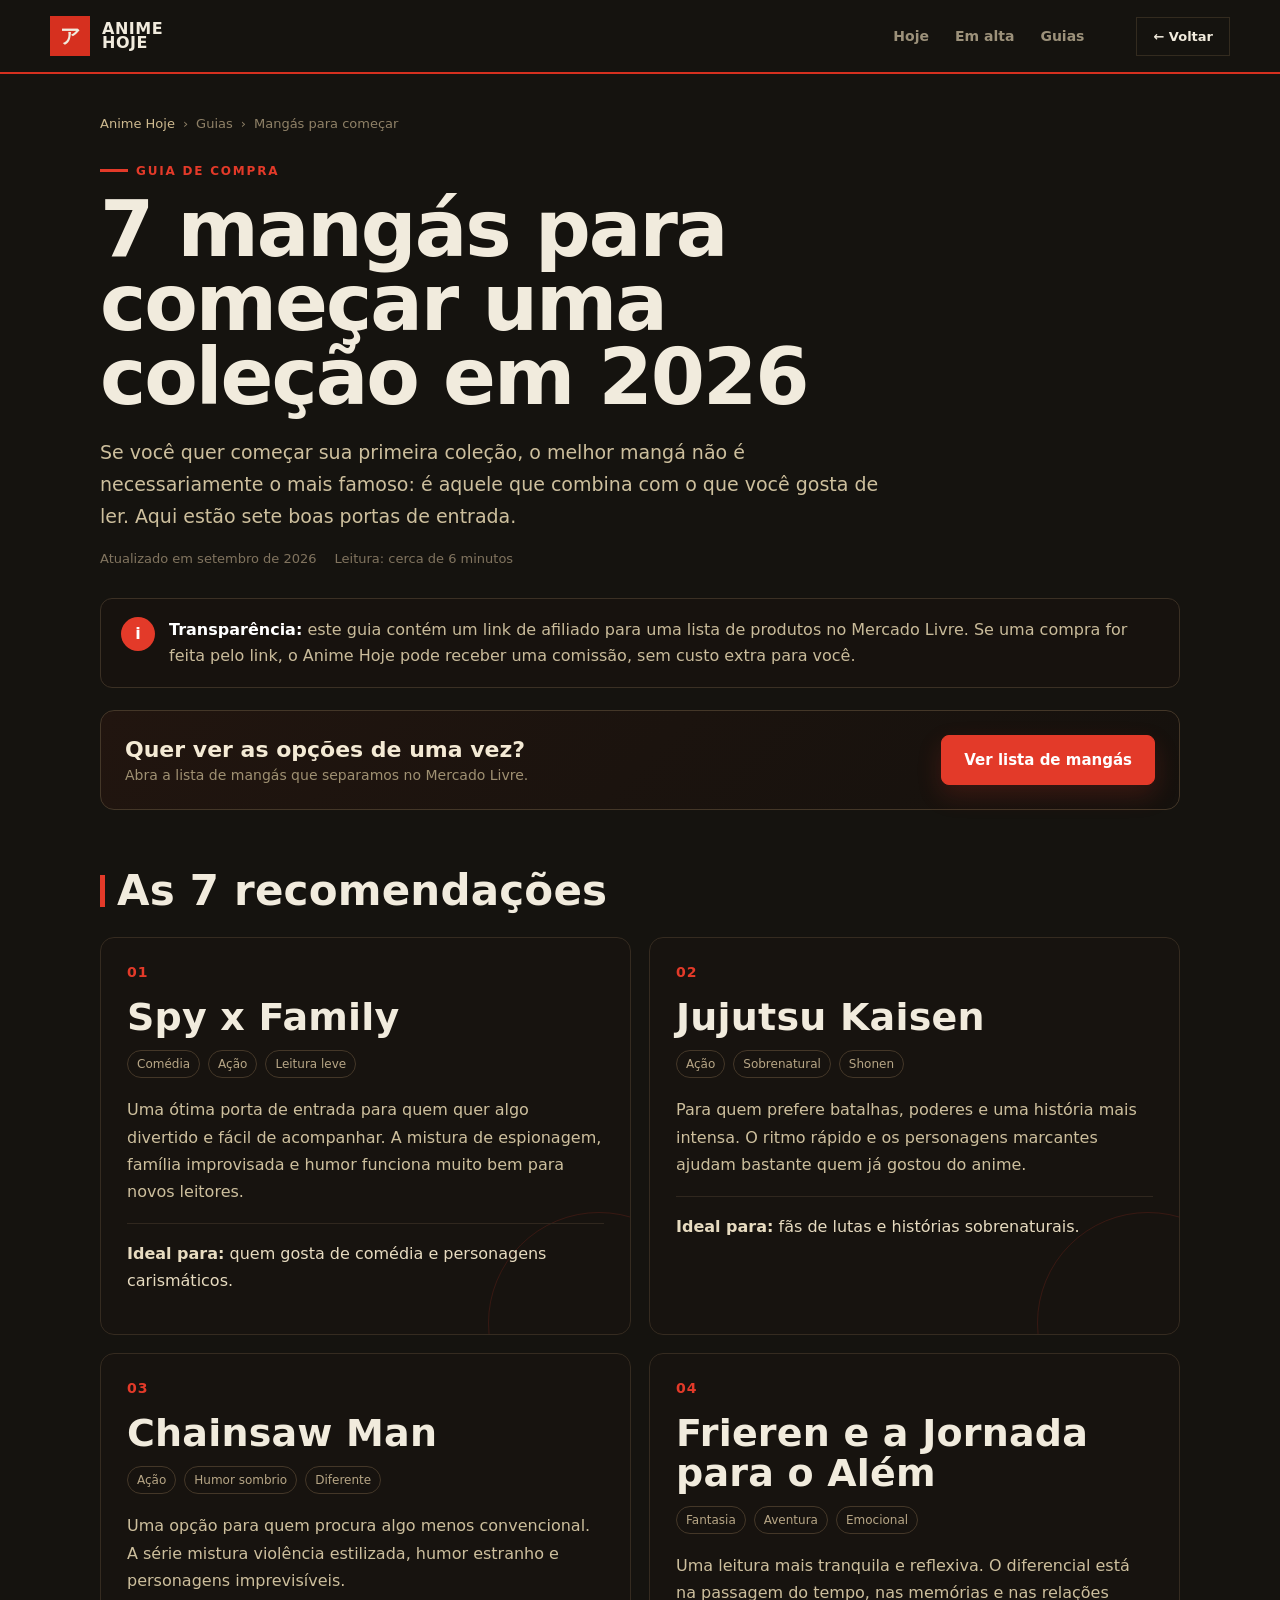
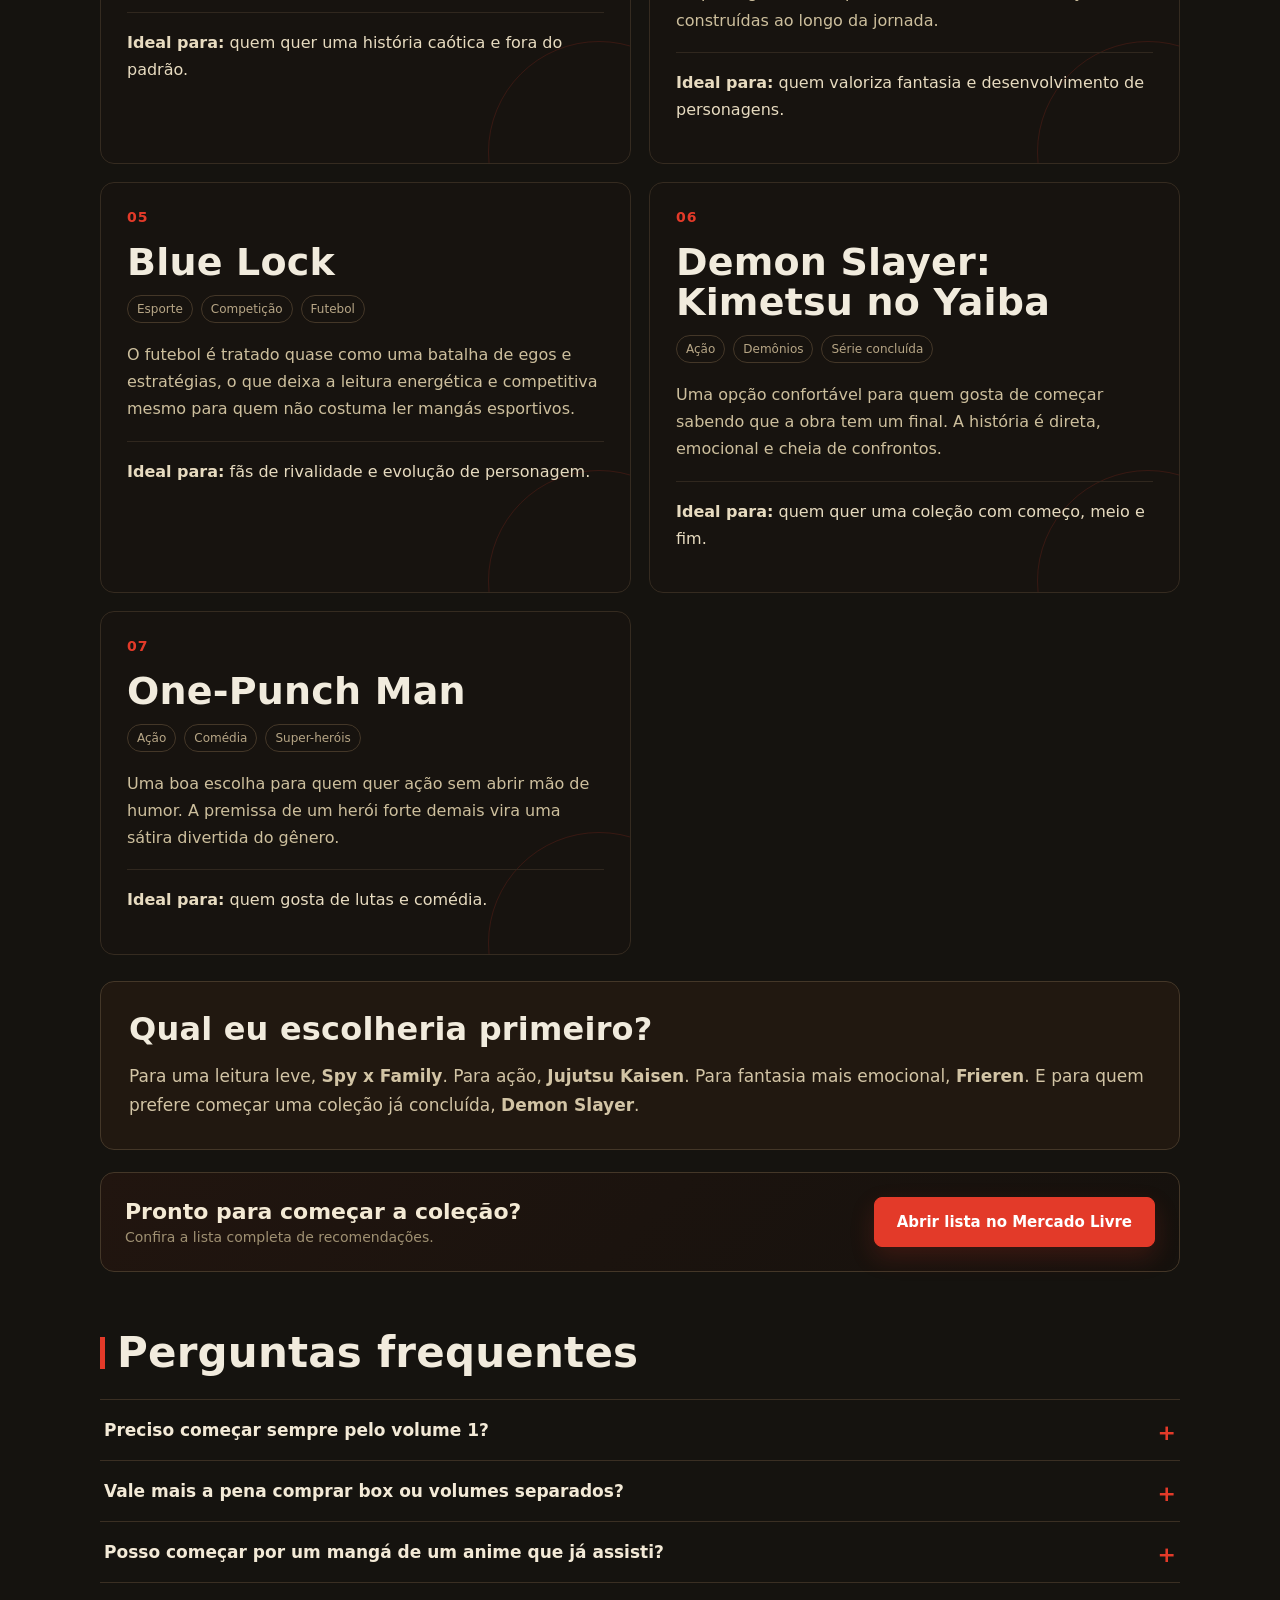
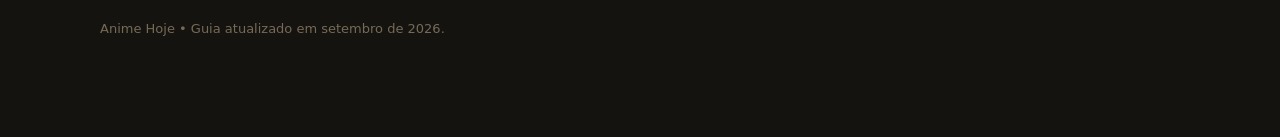
<file: guias/mangas-para-comecar-colecao.html>
<!doctype html>
<html lang="pt-BR">
<head>
  <meta charset="utf-8">
  <meta name="viewport" content="width=device-width,initial-scale=1">
  <title>7 mangás para começar uma coleção em 2026 — Anime Hoje</title>
  <meta name="description" content="Quer começar uma coleção de mangás? Veja 7 séries populares e acessíveis para montar sua estante, com dicas para escolher a melhor para você.">
  <link rel="canonical" href="https://anime.tvxbox.com.br/guias/mangas-para-comecar-colecao.html">
  <meta property="og:title" content="7 mangás para começar uma coleção em 2026">
  <meta property="og:description" content="Um guia prático para escolher seu primeiro mangá e começar sua coleção sem gastar à toa.">
  <meta property="og:type" content="article">
  <meta property="og:url" content="https://anime.tvxbox.com.br/guias/mangas-para-comecar-colecao.html">
  <link rel="stylesheet" href="/css/style.css">
  <link rel="stylesheet" href="/css/article.css">
  <script type="application/ld+json">
  {
    "@context":"https://schema.org",
    "@type":"Article",
    "headline":"7 mangás para começar uma coleção em 2026",
    "description":"Guia prático com sete mangás para quem quer começar uma coleção.",
    "inLanguage":"pt-BR",
    "mainEntityOfPage":"https://anime.tvxbox.com.br/guias/mangas-para-comecar-colecao.html",
    "publisher":{"@type":"Organization","name":"Anime Hoje"}
  }
  </script>
</head>
<body>
  <header class="ident">
    <div class="wrap identbar">
      <a class="brand notranslate" translate="no" href="/index.html" aria-label="Anime Hoje">
        <span class="brand-mark">ア</span>
        <span class="brand-word">ANIME<br>HOJE</span>
      </a>
      <nav>
        <a href="/index.html#hoje">Hoje</a>
        <a href="/index.html#em-alta">Em alta</a>
        <a href="/guias/mangas-para-comecar-colecao.html">Guias</a>
      </nav>
      <div class="ident-right">
        <a class="ghost" href="/index.html">← Voltar</a>
      </div>
    </div>
  </header>

  <main class="article-page">
    <article class="article-shell">
      <div class="article-breadcrumbs">
        <a href="/index.html">Anime Hoje</a>
        <span>›</span>
        <span>Guias</span>
        <span>›</span>
        <span>Mangás para começar</span>
      </div>

      <header class="article-hero">
        <div class="article-kicker">Guia de compra</div>
        <h1 class="article-title">7 mangás para começar uma coleção em 2026</h1>
        <p class="article-lead">
          Se você quer começar sua primeira coleção, o melhor mangá não é necessariamente o mais famoso:
          é aquele que combina com o que você gosta de ler. Aqui estão sete boas portas de entrada.
        </p>
        <div class="article-meta">
          <span>Atualizado em setembro de 2026</span>
          <span>Leitura: cerca de 6 minutos</span>
        </div>
      </header>

      <aside class="affiliate-disclosure">
        <span class="disclosure-badge">i</span>
        <p>
          <strong>Transparência:</strong> este guia contém um link de afiliado para uma lista de produtos no Mercado Livre.
          Se uma compra for feita pelo link, o Anime Hoje pode receber uma comissão, sem custo extra para você.
        </p>
      </aside>

      <div class="article-cta">
        <div class="article-cta-copy">
          <strong>Quer ver as opções de uma vez?</strong>
          <span>Abra a lista de mangás que separamos no Mercado Livre.</span>
        </div>
        <a class="affiliate-button" href="https://meli.la/2nBRNTT" target="_blank" rel="sponsored noopener noreferrer">
          Ver lista de mangás
        </a>
      </div>

      <h2 class="article-section-title">As 7 recomendações</h2>

      <div class="manga-grid">
        <section class="manga-card">
          <span class="manga-number">01</span>
          <h2>Spy x Family</h2>
          <div class="manga-tags"><span>Comédia</span><span>Ação</span><span>Leitura leve</span></div>
          <p>
            Uma ótima porta de entrada para quem quer algo divertido e fácil de acompanhar. A mistura de espionagem,
            família improvisada e humor funciona muito bem para novos leitores.
          </p>
          <p class="best-for"><strong>Ideal para:</strong> quem gosta de comédia e personagens carismáticos.</p>
        </section>

        <section class="manga-card">
          <span class="manga-number">02</span>
          <h2>Jujutsu Kaisen</h2>
          <div class="manga-tags"><span>Ação</span><span>Sobrenatural</span><span>Shonen</span></div>
          <p>
            Para quem prefere batalhas, poderes e uma história mais intensa. O ritmo rápido e os personagens marcantes
            ajudam bastante quem já gostou do anime.
          </p>
          <p class="best-for"><strong>Ideal para:</strong> fãs de lutas e histórias sobrenaturais.</p>
        </section>

        <section class="manga-card">
          <span class="manga-number">03</span>
          <h2>Chainsaw Man</h2>
          <div class="manga-tags"><span>Ação</span><span>Humor sombrio</span><span>Diferente</span></div>
          <p>
            Uma opção para quem procura algo menos convencional. A série mistura violência estilizada, humor estranho
            e personagens imprevisíveis.
          </p>
          <p class="best-for"><strong>Ideal para:</strong> quem quer uma história caótica e fora do padrão.</p>
        </section>

        <section class="manga-card">
          <span class="manga-number">04</span>
          <h2>Frieren e a Jornada para o Além</h2>
          <div class="manga-tags"><span>Fantasia</span><span>Aventura</span><span>Emocional</span></div>
          <p>
            Uma leitura mais tranquila e reflexiva. O diferencial está na passagem do tempo, nas memórias
            e nas relações construídas ao longo da jornada.
          </p>
          <p class="best-for"><strong>Ideal para:</strong> quem valoriza fantasia e desenvolvimento de personagens.</p>
        </section>

        <section class="manga-card">
          <span class="manga-number">05</span>
          <h2>Blue Lock</h2>
          <div class="manga-tags"><span>Esporte</span><span>Competição</span><span>Futebol</span></div>
          <p>
            O futebol é tratado quase como uma batalha de egos e estratégias, o que deixa a leitura energética
            e competitiva mesmo para quem não costuma ler mangás esportivos.
          </p>
          <p class="best-for"><strong>Ideal para:</strong> fãs de rivalidade e evolução de personagem.</p>
        </section>

        <section class="manga-card">
          <span class="manga-number">06</span>
          <h2>Demon Slayer: Kimetsu no Yaiba</h2>
          <div class="manga-tags"><span>Ação</span><span>Demônios</span><span>Série concluída</span></div>
          <p>
            Uma opção confortável para quem gosta de começar sabendo que a obra tem um final. A história é direta,
            emocional e cheia de confrontos.
          </p>
          <p class="best-for"><strong>Ideal para:</strong> quem quer uma coleção com começo, meio e fim.</p>
        </section>

        <section class="manga-card">
          <span class="manga-number">07</span>
          <h2>One-Punch Man</h2>
          <div class="manga-tags"><span>Ação</span><span>Comédia</span><span>Super-heróis</span></div>
          <p>
            Uma boa escolha para quem quer ação sem abrir mão de humor. A premissa de um herói forte demais
            vira uma sátira divertida do gênero.
          </p>
          <p class="best-for"><strong>Ideal para:</strong> quem gosta de lutas e comédia.</p>
        </section>
      </div>

      <section class="editor-pick">
        <h2>Qual eu escolheria primeiro?</h2>
        <p>
          Para uma leitura leve, <strong>Spy x Family</strong>. Para ação, <strong>Jujutsu Kaisen</strong>.
          Para fantasia mais emocional, <strong>Frieren</strong>. E para quem prefere começar uma coleção já concluída,
          <strong>Demon Slayer</strong>.
        </p>
      </section>

      <div class="article-cta">
        <div class="article-cta-copy">
          <strong>Pronto para começar a coleção?</strong>
          <span>Confira a lista completa de recomendações.</span>
        </div>
        <a class="affiliate-button" href="https://meli.la/2nBRNTT" target="_blank" rel="sponsored noopener noreferrer">
          Abrir lista no Mercado Livre
        </a>
      </div>

      <h2 class="article-section-title">Perguntas frequentes</h2>

      <section class="faq-list">
        <details>
          <summary>Preciso começar sempre pelo volume 1?</summary>
          <p>
            Para uma primeira leitura, sim. Comprar fora de ordem pode deixar a experiência confusa,
            principalmente em séries com continuidade forte.
          </p>
        </details>
        <details>
          <summary>Vale mais a pena comprar box ou volumes separados?</summary>
          <p>
            Depende do preço e da disponibilidade. Compare o valor total do box com os volumes individuais
            e verifique se a edição é a mesma.
          </p>
        </details>
        <details>
          <summary>Posso começar por um mangá de um anime que já assisti?</summary>
          <p>
            Sim. Inclusive pode ser uma das formas mais fáceis de criar o hábito de leitura,
            porque você já conhece os personagens e o universo.
          </p>
        </details>
      </section>

      <p class="article-updated">Anime Hoje • Guia atualizado em setembro de 2026.</p>
    </article>
  </main>
</body>
</html>
</file>
<file: css/style.css>
:root{
  --ink:#15130f;
  --ink-2:#1c1911;
  --ink-3:#232016;
  --paper:#ece4d0;
  --vermillion:#d6301f;
  --vermillion-dim:rgba(214,48,31,.16);
  --gold:#e3a73e;
  --line:#332b1f;
  --text:#f1ebdd;
  --muted:#9c917a;
  --display:"Big Shoulders Display",ui-sans-serif,system-ui,sans-serif;
  --body:"Zen Kaku Gothic New",ui-sans-serif,system-ui,-apple-system,"Segoe UI",sans-serif;
}
*{box-sizing:border-box}
html{scroll-behavior:smooth}
@media (prefers-reduced-motion:reduce){
  html{scroll-behavior:auto}
  *{animation-duration:.001ms !important;animation-iteration-count:1 !important;transition-duration:.001ms !important}
}
body{
  margin:0;
  font-family:var(--body);
  color:var(--text);
  background:var(--ink);
}
a{color:inherit;text-decoration:none}
button{font:inherit}
img{max-width:100%;display:block}
:focus-visible{outline:2px solid var(--gold);outline-offset:2px}
.wrap{width:min(1180px,calc(100% - 40px));margin-inline:auto}
.muted{color:var(--muted)}

/* ---------- Header / broadcast ident bar ---------- */
.ident{
  position:sticky;top:0;z-index:20;
  background:var(--ink);
  border-bottom:2px solid var(--vermillion);
}
.identbar{height:72px;display:flex;align-items:center;gap:28px}
.brand{display:flex;align-items:center;gap:12px}
.brand-mark{
  display:grid;place-items:center;width:40px;height:40px;
  background:var(--vermillion);color:var(--text);
  font-family:var(--display);font-weight:900;font-size:20px;flex:none;
}
.brand-mark.small{width:26px;height:26px;font-size:13px}
.brand-word{
  font-family:var(--display);font-weight:800;font-size:16px;line-height:.9;
  letter-spacing:.5px;
}
nav{display:flex;gap:26px;margin-left:auto}
nav a{color:var(--muted);font-weight:700;font-size:14px}
nav a:hover{color:var(--text)}
.ident-right{display:flex;align-items:center;gap:16px;margin-left:24px}
.clock{
  font-family:var(--display);font-weight:700;font-size:17px;
  font-variant-numeric:tabular-nums;color:var(--gold);letter-spacing:.5px;
}
.bell{
  border:1px solid var(--line);background:transparent;color:var(--text);
  width:38px;height:38px;cursor:pointer;font-size:15px;line-height:1;
}
.bell:hover{border-color:var(--vermillion)}

/* ---------- Hero ---------- */
.hero{border-bottom:1px solid var(--line)}
.hero-grid{
  display:grid;grid-template-columns:1.5fr 1fr;gap:56px;align-items:end;
  padding:76px 0 56px;
}
h1{
  font-family:var(--display);font-weight:800;
  font-size:clamp(38px,5vw,64px);line-height:1.02;letter-spacing:-1px;
  margin:0 0 22px;max-width:15ch;
}
.lead{color:var(--muted);max-width:48ch;font-size:17px;line-height:1.7;margin:0 0 30px}
.primary{
  display:inline-block;background:var(--vermillion);color:var(--text);
  padding:15px 22px;font-family:var(--display);font-weight:700;font-size:15px;
  letter-spacing:.3px;border:1px solid var(--vermillion);
}
.primary:hover{background:var(--ink);color:var(--vermillion)}

.slate{
  background:var(--paper);color:var(--ink);border:1px solid var(--ink);
  padding:24px;
}
.slate-row{display:flex;align-items:center;gap:10px}
.live-dot{
  width:9px;height:9px;background:var(--vermillion);flex:none;
  animation:blink 1.6s ease-in-out infinite;
}
@keyframes blink{0%,100%{opacity:1}50%{opacity:.25}}
.slate-row strong{font-family:var(--display);font-weight:800;font-size:14px;letter-spacing:.4px}
.slate-date{
  font-family:var(--display);font-weight:700;font-size:19px;margin:18px 0 4px;
  text-transform:capitalize;
}
.slate-sub{margin:0 0 14px;font-size:14px;color:#5b5240}
.slate small{color:#8a806a;font-size:12px}

.filmstrip{
  height:8px;
  background:repeating-linear-gradient(
    90deg,var(--vermillion) 0 3px,var(--ink) 3px 9px,var(--gold) 9px 11px,var(--ink) 11px 17px
  );
}

/* ---------- Section scaffolding ---------- */
.section{padding:64px 0}
.section-alt{background:var(--ink-2);border-block:1px solid var(--line)}
.section-head{display:flex;align-items:center;justify-content:space-between;gap:16px;margin-bottom:6px}
h2{
  display:flex;align-items:center;gap:12px;margin:0;
  font-family:var(--display);font-weight:800;font-size:30px;letter-spacing:.2px;
}
.bar{width:6px;height:26px;background:var(--vermillion);flex:none}
.section > .muted, .section-head + .muted{margin:0 0 26px;font-size:15px}

.ghost{
  border:1px solid var(--line);background:transparent;color:var(--text);
  padding:11px 16px;font-weight:700;font-size:13px;cursor:pointer;font-family:var(--body);
}
.ghost:hover{border-color:var(--gold);color:var(--gold)}
.ghost:disabled{opacity:.5;cursor:default}

.loading,.error{
  border:1px solid var(--line);padding:26px;color:var(--muted);font-size:14px;
}
.error{color:#e79a8f;border-color:#4a2620}

/* ---------- Schedule (timetable rows) ---------- */
.schedule{border-top:1px solid var(--line)}
.row{
  display:grid;grid-template-columns:74px 52px 1fr;gap:18px;align-items:center;
  padding:14px 6px;border-bottom:1px solid var(--line);
}
.row:hover{background:var(--ink-2)}
.row-time{
  font-family:var(--display);font-weight:700;font-size:18px;color:var(--gold);
  font-variant-numeric:tabular-nums;
}
.row-cover{width:52px;height:70px;object-fit:cover;background:var(--ink-3)}
.row-main{min-width:0}
.row-title{
  display:block;font-weight:700;font-size:15px;line-height:1.3;margin-bottom:6px;
  overflow:hidden;text-overflow:ellipsis;white-space:nowrap;
}
.row-meta{display:flex;align-items:center;gap:10px;font-size:12px;color:var(--muted)}
.chip{
  border:1px solid var(--vermillion);color:var(--vermillion);
  padding:2px 7px;font-weight:700;font-size:11px;
}

/* ---------- Ranking (trending list) ---------- */
.ranking{border-top:1px solid var(--line)}
.rank-row{
  display:grid;grid-template-columns:56px 46px 1fr;gap:18px;align-items:center;
  padding:14px 6px;border-bottom:1px solid var(--line);position:relative;
}
.rank-row:hover{background:var(--ink)}
.rank-num{
  font-family:var(--display);font-weight:900;font-size:28px;
  color:transparent;-webkit-text-stroke:1.5px var(--line);
}
.rank-row:nth-child(-n+3) .rank-num{-webkit-text-stroke:1.5px var(--gold)}
.rank-cover{width:46px;height:62px;object-fit:cover;background:var(--ink-3)}
.rank-title{
  display:block;font-weight:700;font-size:15px;line-height:1.3;margin-bottom:6px;
  overflow:hidden;text-overflow:ellipsis;white-space:nowrap;
}
.rank-meta{display:flex;align-items:center;gap:8px}
.score{
  background:var(--vermillion-dim);color:var(--gold);
  padding:2px 7px;font-weight:700;font-size:11px;
}
.eps{font-size:12px;color:var(--muted)}

/* ---------- Bulletin / news placeholder ---------- */
.bulletin{
  position:relative;background:var(--ink-2);border:1px solid var(--line);padding:32px;
}
.stamp{
  display:inline-block;border:2px solid var(--vermillion);color:var(--vermillion);
  font-family:var(--display);font-weight:800;font-size:13px;letter-spacing:1px;
  padding:5px 10px;transform:rotate(-3deg);margin-bottom:16px;
}
.bulletin strong{display:block;font-size:16px;margin-bottom:8px}
.bulletin p{margin:0;color:var(--muted);line-height:1.7;max-width:60ch}

/* ---------- Footer ---------- */
footer{border-top:1px solid var(--line);padding:26px 0}
.footer{display:flex;align-items:center;justify-content:space-between;gap:20px;font-size:13px}
.footer-brand{display:flex;align-items:center;gap:10px;font-weight:700}

/* ---------- Responsive ---------- */
@media (max-width:900px){
  nav{display:none}
  .hero-grid{grid-template-columns:1fr;padding:52px 0 40px;gap:32px}
  .ident-right{margin-left:auto}
}
@media (max-width:560px){
  .wrap{width:min(100% - 28px,1180px)}
  .identbar{height:60px;gap:14px}
  .brand-word{font-size:13px}
  .brand-mark{width:34px;height:34px;font-size:17px}
  .clock{font-size:14px}
  h1{letter-spacing:-.5px}
  .row{grid-template-columns:56px 44px 1fr;gap:12px;padding:12px 4px}
  .row-cover{width:44px;height:58px}
  .rank-row{grid-template-columns:36px 40px 1fr;gap:12px;padding:12px 4px}
  .rank-num{font-size:22px}
  .rank-cover{width:40px;height:54px}
  .section{padding:44px 0}
  .section-head{flex-wrap:wrap}
  .footer{flex-direction:column;align-items:flex-start}
}

/* ---------- Internal anime details ---------- */
.detail-wrap{padding:46px 0 70px}
.detail-card{border:1px solid var(--line);background:var(--ink-2);overflow:hidden}
.detail-banner{width:100%;height:240px;object-fit:cover;object-position:center;filter:brightness(.72)}
.detail-grid{display:grid;grid-template-columns:220px 1fr;gap:32px;padding:32px}
.detail-cover{width:220px;aspect-ratio:2/3;object-fit:cover;background:var(--ink-3)}
.detail-title{max-width:none;font-size:clamp(38px,5vw,62px);margin-bottom:14px}
.detail-meta{display:flex;gap:10px;flex-wrap:wrap;color:var(--gold);font-size:13px;margin-bottom:18px}
.detail-meta span{border:1px solid var(--line);padding:6px 9px}
.detail-next{border-left:4px solid var(--vermillion);background:var(--ink);padding:13px 15px;margin:16px 0;color:var(--text)}
.tags{display:flex;gap:8px;flex-wrap:wrap;margin:16px 0 24px}
.tag{font-size:12px;border:1px solid var(--line);color:var(--muted);padding:5px 8px}
.detail-subtitle{font-size:22px;margin:18px 0 10px}
.detail-synopsis{color:#c9c0ae;line-height:1.8;max-width:75ch}
.detail-actions{display:flex;gap:10px;flex-wrap:wrap;margin-top:24px}
.detail-actions button{cursor:pointer}
.detail-loading{border:1px solid var(--line);padding:30px;color:var(--muted)}

.footer-links{display:flex;gap:16px;flex-wrap:wrap;color:var(--muted)}
.footer-links a:hover{color:var(--gold)}

/* ---------- Static trust pages ---------- */
.static-page{padding:64px 0;max-width:850px}
.static-page .brand{display:inline-flex;margin-bottom:44px}
.static-page h1{max-width:none}
.static-page p{color:#c9c0ae;line-height:1.9;font-size:16px;max-width:70ch}
.static-page .primary{margin-top:18px}

@media (max-width:700px){
  .detail-banner{height:160px}
  .detail-grid{grid-template-columns:1fr;padding:20px}
  .detail-cover{width:150px}
}

/* ---------- Internationalization ---------- */
.sr-only{position:absolute;width:1px;height:1px;padding:0;margin:-1px;overflow:hidden;clip:rect(0,0,0,0);white-space:nowrap;border:0}
.language-control{display:flex;align-items:center}
.language-select{
  appearance:none;
  border:1px solid var(--line);
  background:var(--ink-2);
  color:var(--text);
  padding:9px 30px 9px 10px;
  font-family:var(--body);
  font-weight:700;
  font-size:12px;
  cursor:pointer;
  background-image:linear-gradient(45deg,transparent 50%,var(--gold) 50%),linear-gradient(135deg,var(--gold) 50%,transparent 50%);
  background-position:calc(100% - 13px) 50%,calc(100% - 9px) 50%;
  background-size:4px 4px,4px 4px;
  background-repeat:no-repeat;
}
.language-select:hover,.language-select:focus{border-color:var(--gold)}
.static-top{display:flex;align-items:center;justify-content:space-between;gap:20px;margin-bottom:44px}
.static-top .brand{margin-bottom:0}
.translation-tools{display:flex;align-items:center;gap:12px;flex-wrap:wrap;margin-top:10px;color:var(--muted)}
.translation-tools small{max-width:58ch}
.translation-tools .ghost{padding:8px 11px}
@media (max-width:700px){
  .clock{display:none}
  .ident-right{gap:8px;margin-left:auto}
  .language-select{max-width:132px;padding-right:26px}
  .static-top{align-items:flex-start}
}
</file>
<file: anime-hoje-v1.2/css/style.css>
:root{
  --ink:#15130f;
  --ink-2:#1c1911;
  --ink-3:#232016;
  --paper:#ece4d0;
  --vermillion:#d6301f;
  --vermillion-dim:rgba(214,48,31,.16);
  --gold:#e3a73e;
  --line:#332b1f;
  --text:#f1ebdd;
  --muted:#9c917a;
  --display:"Big Shoulders Display",ui-sans-serif,system-ui,sans-serif;
  --body:"Zen Kaku Gothic New",ui-sans-serif,system-ui,-apple-system,"Segoe UI",sans-serif;
}
*{box-sizing:border-box}
html{scroll-behavior:smooth}
@media (prefers-reduced-motion:reduce){
  html{scroll-behavior:auto}
  *{animation-duration:.001ms !important;animation-iteration-count:1 !important;transition-duration:.001ms !important}
}
body{
  margin:0;
  font-family:var(--body);
  color:var(--text);
  background:var(--ink);
}
a{color:inherit;text-decoration:none}
button{font:inherit}
img{max-width:100%;display:block}
:focus-visible{outline:2px solid var(--gold);outline-offset:2px}
.wrap{width:min(1180px,calc(100% - 40px));margin-inline:auto}
.muted{color:var(--muted)}

/* ---------- Header / broadcast ident bar ---------- */
.ident{
  position:sticky;top:0;z-index:20;
  background:var(--ink);
  border-bottom:2px solid var(--vermillion);
}
.identbar{height:72px;display:flex;align-items:center;gap:28px}
.brand{display:flex;align-items:center;gap:12px}
.brand-mark{
  display:grid;place-items:center;width:40px;height:40px;
  background:var(--vermillion);color:var(--text);
  font-family:var(--display);font-weight:900;font-size:20px;flex:none;
}
.brand-mark.small{width:26px;height:26px;font-size:13px}
.brand-word{
  font-family:var(--display);font-weight:800;font-size:16px;line-height:.9;
  letter-spacing:.5px;
}
nav{display:flex;gap:26px;margin-left:auto}
nav a{color:var(--muted);font-weight:700;font-size:14px}
nav a:hover{color:var(--text)}
.ident-right{display:flex;align-items:center;gap:16px;margin-left:24px}
.clock{
  font-family:var(--display);font-weight:700;font-size:17px;
  font-variant-numeric:tabular-nums;color:var(--gold);letter-spacing:.5px;
}
.bell{
  border:1px solid var(--line);background:transparent;color:var(--text);
  width:38px;height:38px;cursor:pointer;font-size:15px;line-height:1;
}
.bell:hover{border-color:var(--vermillion)}

/* ---------- Hero ---------- */
.hero{border-bottom:1px solid var(--line)}
.hero-grid{
  display:grid;grid-template-columns:1.5fr 1fr;gap:56px;align-items:end;
  padding:76px 0 56px;
}
h1{
  font-family:var(--display);font-weight:800;
  font-size:clamp(38px,5vw,64px);line-height:1.02;letter-spacing:-1px;
  margin:0 0 22px;max-width:15ch;
}
.lead{color:var(--muted);max-width:48ch;font-size:17px;line-height:1.7;margin:0 0 30px}
.primary{
  display:inline-block;background:var(--vermillion);color:var(--text);
  padding:15px 22px;font-family:var(--display);font-weight:700;font-size:15px;
  letter-spacing:.3px;border:1px solid var(--vermillion);
}
.primary:hover{background:var(--ink);color:var(--vermillion)}

.slate{
  background:var(--paper);color:var(--ink);border:1px solid var(--ink);
  padding:24px;
}
.slate-row{display:flex;align-items:center;gap:10px}
.live-dot{
  width:9px;height:9px;background:var(--vermillion);flex:none;
  animation:blink 1.6s ease-in-out infinite;
}
@keyframes blink{0%,100%{opacity:1}50%{opacity:.25}}
.slate-row strong{font-family:var(--display);font-weight:800;font-size:14px;letter-spacing:.4px}
.slate-date{
  font-family:var(--display);font-weight:700;font-size:19px;margin:18px 0 4px;
  text-transform:capitalize;
}
.slate-sub{margin:0 0 14px;font-size:14px;color:#5b5240}
.slate small{color:#8a806a;font-size:12px}

.filmstrip{
  height:8px;
  background:repeating-linear-gradient(
    90deg,var(--vermillion) 0 3px,var(--ink) 3px 9px,var(--gold) 9px 11px,var(--ink) 11px 17px
  );
}

/* ---------- Section scaffolding ---------- */
.section{padding:64px 0}
.section-alt{background:var(--ink-2);border-block:1px solid var(--line)}
.section-head{display:flex;align-items:center;justify-content:space-between;gap:16px;margin-bottom:6px}
h2{
  display:flex;align-items:center;gap:12px;margin:0;
  font-family:var(--display);font-weight:800;font-size:30px;letter-spacing:.2px;
}
.bar{width:6px;height:26px;background:var(--vermillion);flex:none}
.section > .muted, .section-head + .muted{margin:0 0 26px;font-size:15px}

.ghost{
  border:1px solid var(--line);background:transparent;color:var(--text);
  padding:11px 16px;font-weight:700;font-size:13px;cursor:pointer;font-family:var(--body);
}
.ghost:hover{border-color:var(--gold);color:var(--gold)}
.ghost:disabled{opacity:.5;cursor:default}

.loading,.error{
  border:1px solid var(--line);padding:26px;color:var(--muted);font-size:14px;
}
.error{color:#e79a8f;border-color:#4a2620}

/* ---------- Schedule (timetable rows) ---------- */
.schedule{border-top:1px solid var(--line)}
.row{
  display:grid;grid-template-columns:74px 52px 1fr;gap:18px;align-items:center;
  padding:14px 6px;border-bottom:1px solid var(--line);
}
.row:hover{background:var(--ink-2)}
.row-time{
  font-family:var(--display);font-weight:700;font-size:18px;color:var(--gold);
  font-variant-numeric:tabular-nums;
}
.row-cover{width:52px;height:70px;object-fit:cover;background:var(--ink-3)}
.row-main{min-width:0}
.row-title{
  display:block;font-weight:700;font-size:15px;line-height:1.3;margin-bottom:6px;
  overflow:hidden;text-overflow:ellipsis;white-space:nowrap;
}
.row-meta{display:flex;align-items:center;gap:10px;font-size:12px;color:var(--muted)}
.chip{
  border:1px solid var(--vermillion);color:var(--vermillion);
  padding:2px 7px;font-weight:700;font-size:11px;
}

/* ---------- Ranking (trending list) ---------- */
.ranking{border-top:1px solid var(--line)}
.rank-row{
  display:grid;grid-template-columns:56px 46px 1fr;gap:18px;align-items:center;
  padding:14px 6px;border-bottom:1px solid var(--line);position:relative;
}
.rank-row:hover{background:var(--ink)}
.rank-num{
  font-family:var(--display);font-weight:900;font-size:28px;
  color:transparent;-webkit-text-stroke:1.5px var(--line);
}
.rank-row:nth-child(-n+3) .rank-num{-webkit-text-stroke:1.5px var(--gold)}
.rank-cover{width:46px;height:62px;object-fit:cover;background:var(--ink-3)}
.rank-title{
  display:block;font-weight:700;font-size:15px;line-height:1.3;margin-bottom:6px;
  overflow:hidden;text-overflow:ellipsis;white-space:nowrap;
}
.rank-meta{display:flex;align-items:center;gap:8px}
.score{
  background:var(--vermillion-dim);color:var(--gold);
  padding:2px 7px;font-weight:700;font-size:11px;
}
.eps{font-size:12px;color:var(--muted)}

/* ---------- Bulletin / news placeholder ---------- */
.bulletin{
  position:relative;background:var(--ink-2);border:1px solid var(--line);padding:32px;
}
.stamp{
  display:inline-block;border:2px solid var(--vermillion);color:var(--vermillion);
  font-family:var(--display);font-weight:800;font-size:13px;letter-spacing:1px;
  padding:5px 10px;transform:rotate(-3deg);margin-bottom:16px;
}
.bulletin strong{display:block;font-size:16px;margin-bottom:8px}
.bulletin p{margin:0;color:var(--muted);line-height:1.7;max-width:60ch}

/* ---------- Footer ---------- */
footer{border-top:1px solid var(--line);padding:26px 0}
.footer{display:flex;align-items:center;justify-content:space-between;gap:20px;font-size:13px}
.footer-brand{display:flex;align-items:center;gap:10px;font-weight:700}

/* ---------- Responsive ---------- */
@media (max-width:900px){
  nav{display:none}
  .hero-grid{grid-template-columns:1fr;padding:52px 0 40px;gap:32px}
  .ident-right{margin-left:auto}
}
@media (max-width:560px){
  .wrap{width:min(100% - 28px,1180px)}
  .identbar{height:60px;gap:14px}
  .brand-word{font-size:13px}
  .brand-mark{width:34px;height:34px;font-size:17px}
  .clock{font-size:14px}
  h1{letter-spacing:-.5px}
  .row{grid-template-columns:56px 44px 1fr;gap:12px;padding:12px 4px}
  .row-cover{width:44px;height:58px}
  .rank-row{grid-template-columns:36px 40px 1fr;gap:12px;padding:12px 4px}
  .rank-num{font-size:22px}
  .rank-cover{width:40px;height:54px}
  .section{padding:44px 0}
  .section-head{flex-wrap:wrap}
  .footer{flex-direction:column;align-items:flex-start}
}
</file>
<file: css/article.css>
.article-page {
  padding: 42px 0 88px;
}

.article-shell {
  width: min(1080px, calc(100% - 32px));
  margin: 0 auto;
}

.article-breadcrumbs {
  display: flex;
  gap: 8px;
  align-items: center;
  flex-wrap: wrap;
  margin-bottom: 26px;
  color: #8f8167;
  font-size: 13px;
}

.article-breadcrumbs a {
  color: #cdb98f;
}

.article-hero {
  max-width: 900px;
  margin-bottom: 30px;
}

.article-kicker {
  display: inline-flex;
  align-items: center;
  gap: 8px;
  color: #e33a29;
  font-size: 12px;
  font-weight: 900;
  letter-spacing: 1.8px;
  text-transform: uppercase;
  margin-bottom: 14px;
}

.article-kicker::before {
  content: "";
  width: 28px;
  height: 3px;
  background: #e33a29;
}

.article-title {
  margin: 0;
  max-width: 920px;
  font-size: clamp(44px, 7vw, 78px);
  line-height: .95;
  letter-spacing: -2px;
}

.article-lead {
  max-width: 780px;
  margin: 22px 0 0;
  color: #cdbf9d;
  font-size: 19px;
  line-height: 1.7;
}

.article-meta {
  display: flex;
  gap: 18px;
  flex-wrap: wrap;
  margin-top: 18px;
  color: #81745f;
  font-size: 13px;
}

.affiliate-disclosure {
  display: grid;
  grid-template-columns: auto 1fr;
  gap: 14px;
  align-items: start;
  padding: 18px 20px;
  margin: 32px 0 22px;
  border: 1px solid #3b3024;
  background: #17120e;
  border-radius: 12px;
}

.affiliate-disclosure strong {
  color: #fff;
}

.disclosure-badge {
  display: inline-flex;
  align-items: center;
  justify-content: center;
  min-width: 34px;
  height: 34px;
  border-radius: 50%;
  background: #e33a29;
  color: #fff;
  font-weight: 900;
}

.affiliate-disclosure p {
  margin: 0;
  color: #c9bb9a;
  line-height: 1.65;
}

.article-cta {
  display: flex;
  gap: 16px;
  align-items: center;
  justify-content: space-between;
  flex-wrap: wrap;
  margin: 22px 0 46px;
  padding: 24px;
  border: 1px solid #443728;
  background: linear-gradient(135deg, #21150f, #15110d);
  border-radius: 14px;
}

.article-cta-copy strong {
  display: block;
  font-size: 22px;
  color: #f4ead5;
}

.article-cta-copy span {
  display: block;
  margin-top: 5px;
  color: #9f9072;
  font-size: 14px;
}

.affiliate-button {
  display: inline-flex;
  align-items: center;
  justify-content: center;
  min-height: 50px;
  padding: 0 22px;
  border-radius: 8px;
  background: #e33a29;
  border: 1px solid #e33a29;
  color: #fff !important;
  font-weight: 900;
  font-size: 15px;
  text-decoration: none !important;
  box-shadow: 0 10px 24px rgba(227, 58, 41, .18);
  transition: transform .15s ease, filter .15s ease;
}

.affiliate-button:hover {
  transform: translateY(-2px);
  filter: brightness(1.08);
}

.article-section-title {
  display: flex;
  align-items: center;
  gap: 12px;
  margin: 56px 0 22px;
  font-size: clamp(28px, 4vw, 42px);
}

.article-section-title::before {
  content: "";
  width: 5px;
  height: 32px;
  background: #e33a29;
  flex: 0 0 auto;
}

.manga-grid {
  display: grid;
  grid-template-columns: repeat(2, minmax(0, 1fr));
  gap: 18px;
}

.manga-card {
  position: relative;
  overflow: hidden;
  min-height: 315px;
  padding: 26px;
  border: 1px solid #352b20;
  background: #17130f;
  border-radius: 14px;
}

.manga-card::after {
  content: "";
  position: absolute;
  inset: auto -80px -100px auto;
  width: 220px;
  height: 220px;
  border-radius: 50%;
  border: 1px solid rgba(227, 58, 41, .16);
}

.manga-number {
  display: block;
  margin-bottom: 18px;
  color: #e33a29;
  font-size: 14px;
  font-weight: 900;
  letter-spacing: 1px;
}

.manga-card h2 {
  position: relative;
  z-index: 1;
  margin: 0 0 12px;
  font-size: clamp(26px, 3.2vw, 38px);
  line-height: 1.05;
}

.manga-tags {
  position: relative;
  z-index: 1;
  display: flex;
  flex-wrap: wrap;
  gap: 8px;
  margin-bottom: 18px;
}

.manga-tags span {
  display: inline-block;
  padding: 7px 9px;
  border: 1px solid #443728;
  border-radius: 999px;
  color: #b7a686;
  font-size: 12px;
  line-height: 1;
}

.manga-card p {
  position: relative;
  z-index: 1;
  margin: 0 0 14px;
  color: #cdbf9d;
  font-size: 16px;
  line-height: 1.7;
}

.manga-card .best-for {
  margin-top: 18px;
  padding-top: 16px;
  border-top: 1px solid #30271e;
  color: #e7dbc0;
}

.editor-pick {
  margin-top: 26px;
  padding: 28px;
  border: 1px solid #443728;
  border-radius: 14px;
  background: #211810;
}

.editor-pick h2 {
  margin: 0 0 14px;
  font-size: 32px;
}

.editor-pick p {
  margin: 0;
  color: #d2c4a5;
  font-size: 17px;
  line-height: 1.75;
}

.faq-list {
  border-top: 1px solid #3a2f23;
}

.faq-list details {
  border-bottom: 1px solid #3a2f23;
}

.faq-list summary {
  cursor: pointer;
  list-style: none;
  padding: 20px 4px;
  color: #f3ead7;
  font-weight: 800;
  font-size: 17px;
}

.faq-list summary::-webkit-details-marker {
  display: none;
}

.faq-list summary::after {
  content: "+";
  float: right;
  color: #e33a29;
  font-size: 22px;
}

.faq-list details[open] summary::after {
  content: "−";
}

.faq-list p {
  margin: 0;
  padding: 0 4px 22px;
  max-width: 850px;
  color: #bcae90;
  line-height: 1.7;
}

.article-updated {
  margin-top: 38px;
  color: #766a57;
  font-size: 13px;
}

@media (max-width: 760px) {
  .article-page {
    padding-top: 28px;
  }

  .article-title {
    letter-spacing: -1px;
  }

  .article-lead {
    font-size: 17px;
  }

  .manga-grid {
    grid-template-columns: 1fr;
  }

  .manga-card {
    min-height: 0;
  }

  .article-cta {
    align-items: stretch;
  }

  .affiliate-button {
    width: 100%;
  }

  .affiliate-disclosure {
    grid-template-columns: 1fr;
  }
}
</file>
